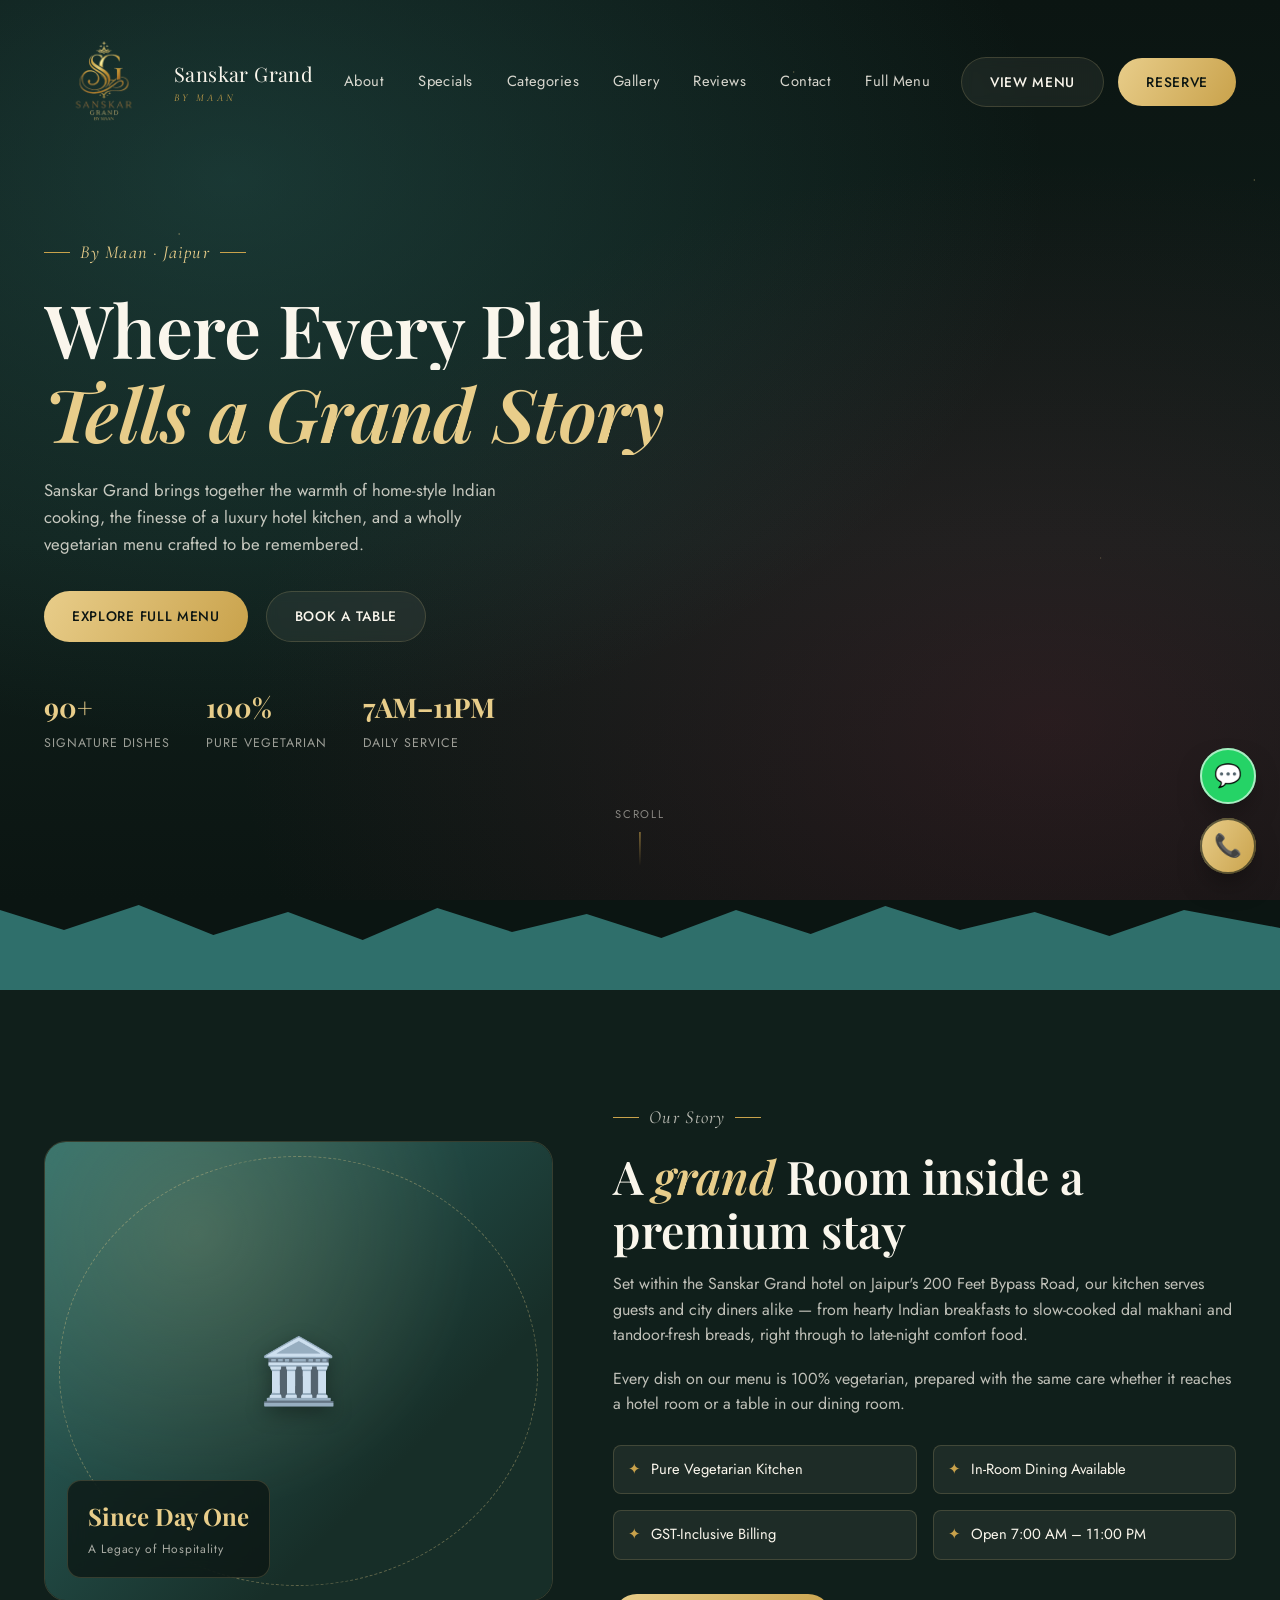
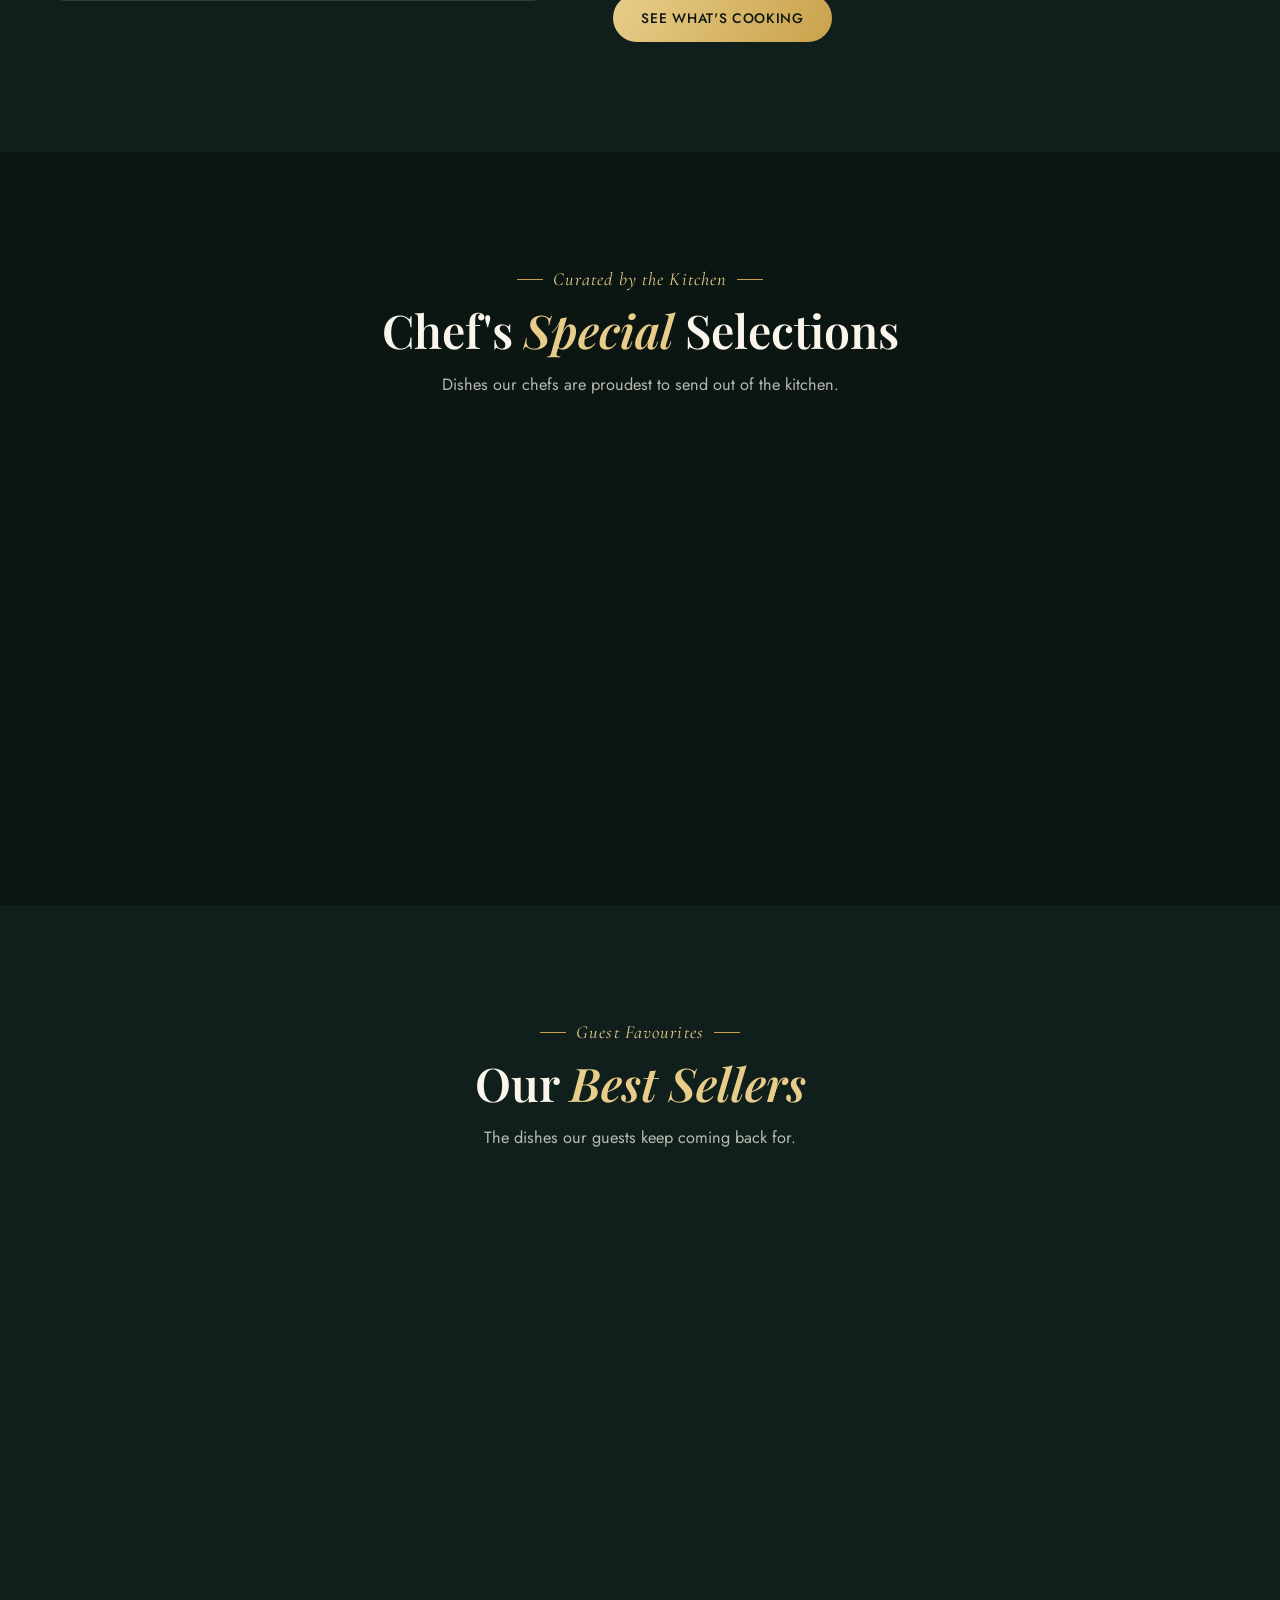
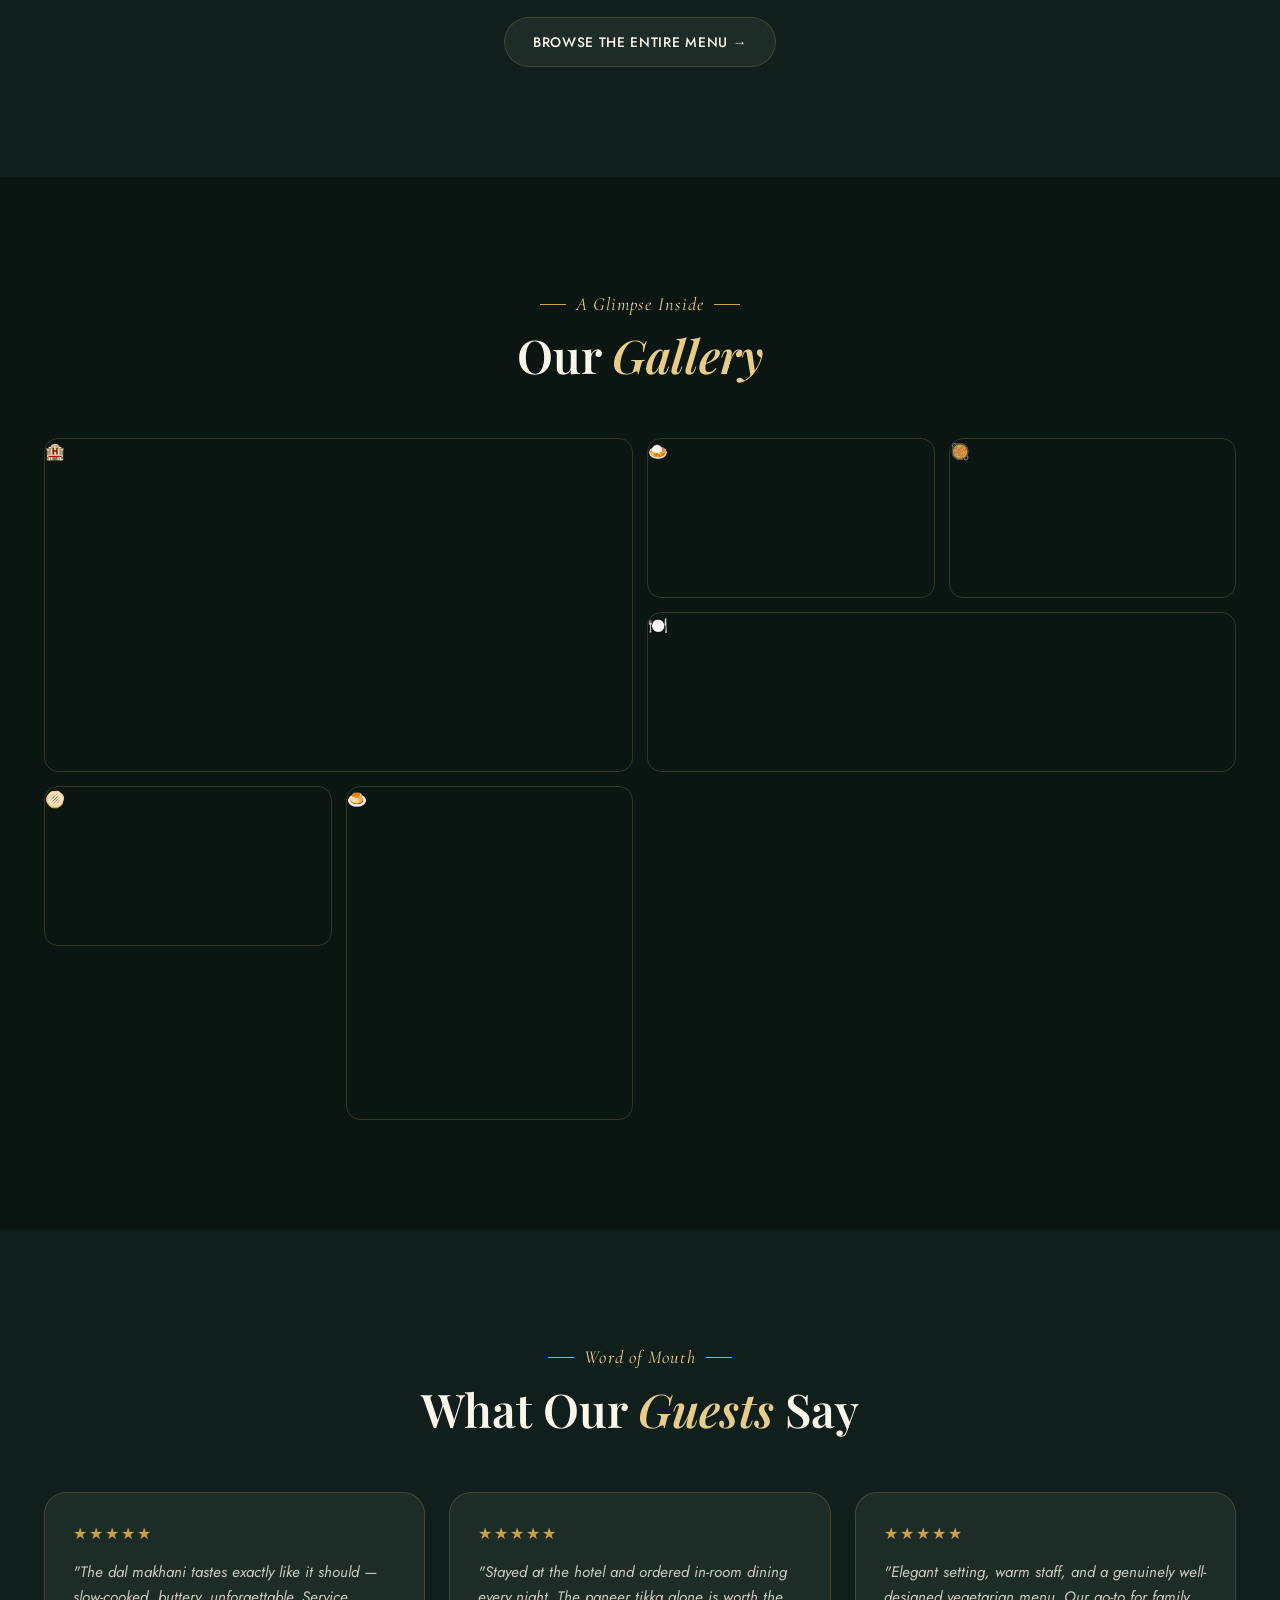
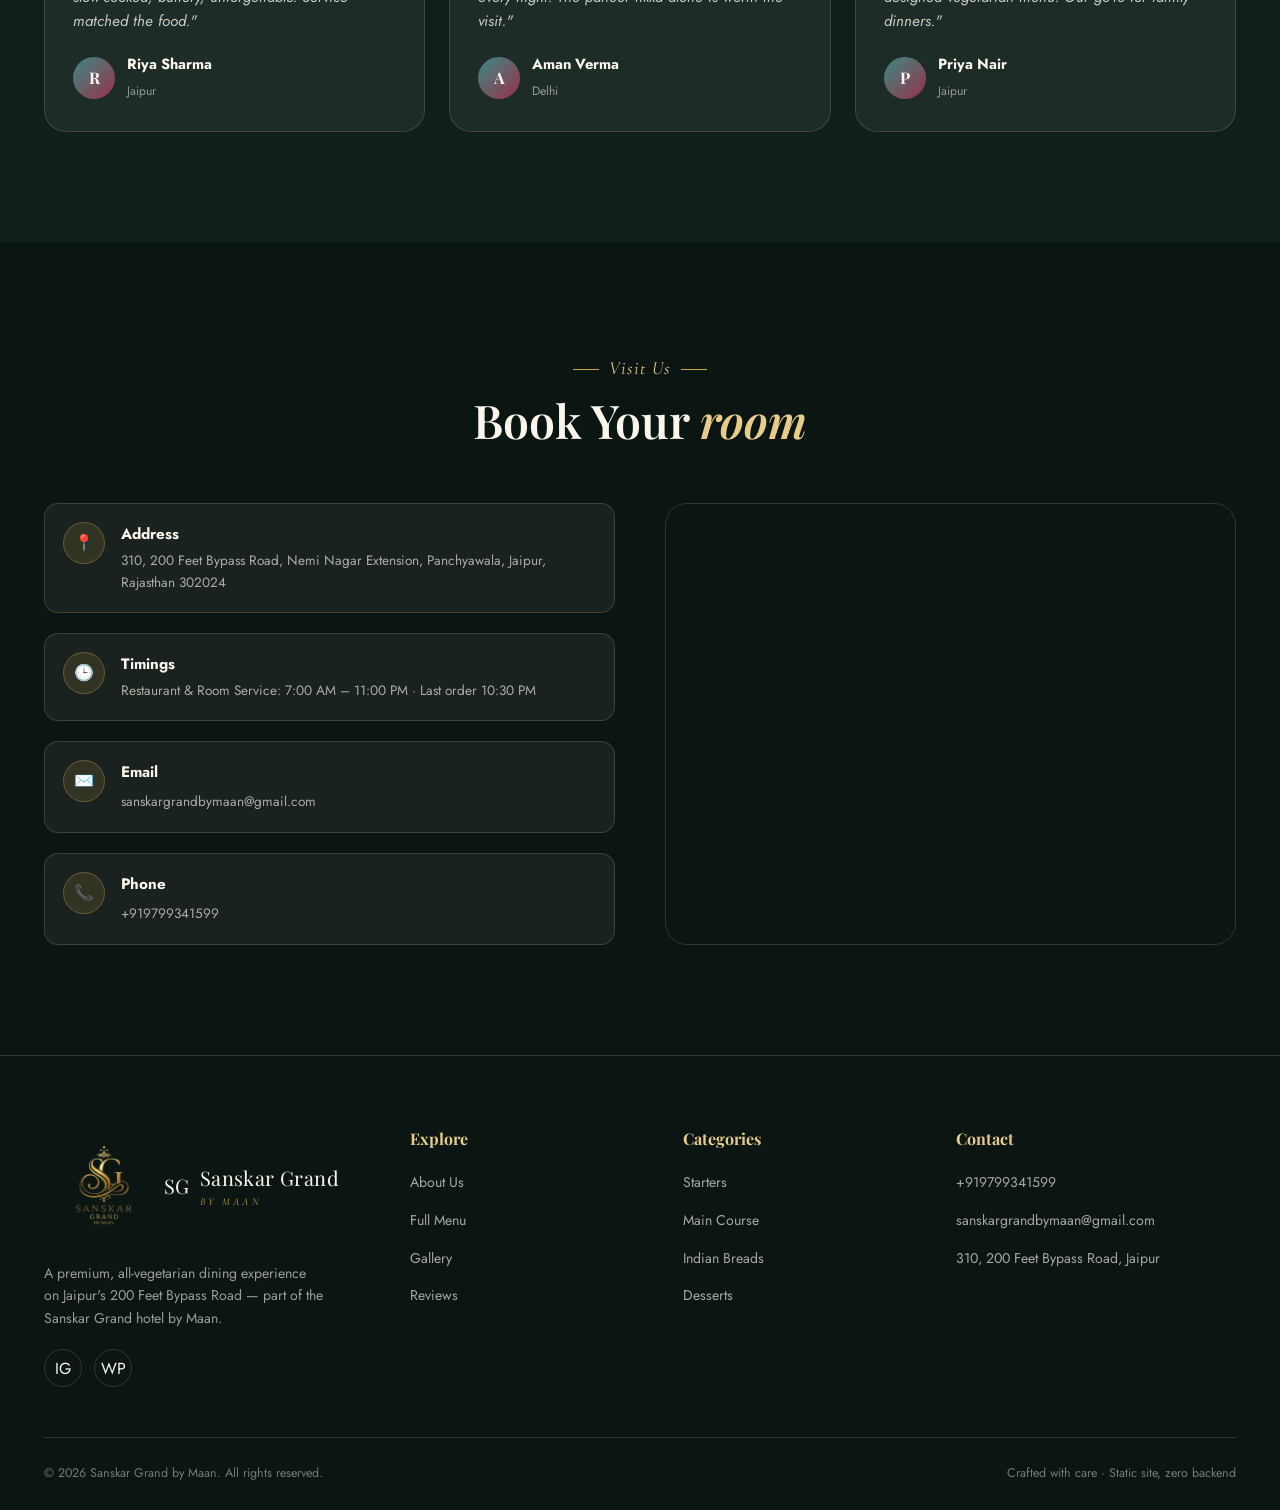
<file: index.html>
<!DOCTYPE html>
<html lang="en">
<head>
<meta charset="UTF-8" />
<meta name="viewport" content="width=device-width, initial-scale=1.0" />
<title>Sanskar Grand by Maan | Luxury Dining & Stay in Jaipur</title>
<meta name="description" content="Sanskar Grand by Maan — a premium dining and stay experience on the 200 Feet Bypass Road, Jaipur. Explore our menu, book a table, and taste refined Indian, Chinese and continental cuisine." />
<meta name="keywords" content="Sanskar Grand, restaurant Jaipur, Maan hotel restaurant, fine dining Jaipur, veg restaurant Panchyawala" />
<meta name="author" content="Sanskar Grand by Maan" />
<link rel="canonical" href="https://sanskargrand.example.com/" />

<!-- Open Graph -->
<meta property="og:type" content="restaurant.menu" />
<meta property="og:title" content="Sanskar Grand by Maan | Luxury Dining in Jaipur" />
<meta property="og:description" content="A refined, all-vegetarian menu served in a premium hotel setting on Jaipur's 200 Feet Bypass Road." />
<meta property="og:image" content="images/hero-hotel.jpg" />

<link rel="icon" href="icons/favicon.svg" type="image/svg+xml" />

<!-- Fonts -->
<link rel="preconnect" href="https://fonts.googleapis.com" />
<link rel="preconnect" href="https://fonts.gstatic.com" crossorigin />
<link href="https://fonts.googleapis.com/css2?family=Playfair+Display:wght@500;600;700;800&family=Cormorant+Garamond:ital@1&family=Jost:wght@300;400;500;600&display=swap" rel="stylesheet" />

<link rel="stylesheet" href="css/style.css" />

<!-- Structured data for SEO -->
<script type="application/ld+json">
{
  "@context": "https://schema.org",
  "@type": "Restaurant",
  "name": "Sanskar Grand by Maan",
  "servesCuisine": ["Indian", "Chinese", "Continental"],
  "address": {
    "@type": "PostalAddress",
    "streetAddress": "310, 200 Feet Bypass Road, Nemi Nagar Extension, Panchyawala",
    "addressLocality": "Jaipur",
    "addressRegion": "Rajasthan",
    "postalCode": "302024",
    "addressCountry": "IN"
  },
  "servesCuisine": "Indian",
  "priceRange": "₹₹",
  "email": "sanskar@thecountryinn.com"
}
</script>
</head>
<body>

<!-- ==================== Loading Screen ==================== -->
<div id="loading-screen" aria-hidden="true">
  <img src="images/logo.png" alt="Sanskar Grand Logo" class="loader-logo">
  <p class="loader-text">Setting the table…</p>
</div>

<!-- ==================== Navbar ==================== -->
<header class="navbar" id="navbar">
  <div class="container nav-inner">
    <a href="index.html" class="brand">
      <span class="brand-mark"><img src="images/logo.png" alt="Sanskar Grand logo" class="brand-logo-img" onerror="this.style.display='none'"><span class="brand-fallback"></span></span>
      <span>Sanskar Grand<em>By Maan</em></span>
    </a>

    <nav class="nav-links" id="nav-links">
      <a href="index.html#about">About</a>
      <a href="index.html#specials">Specials</a>
      <a href="index.html#categories">Categories</a>
      <a href="index.html#gallery">Gallery</a>
      <a href="index.html#reviews">Reviews</a>
      <a href="index.html#contact">Contact</a>
      <a href="menu.html">Full Menu</a>
    </nav>

    <div class="nav-cta">
      <a href="menu.html" class="btn btn-outline">View Menu</a>
      <a href="tel:+919799341599" class="btn btn-gold">Reserve</a>
      <button class="nav-toggle" id="nav-toggle" aria-label="Toggle navigation menu">
        <span></span><span></span><span></span>
      </button>
    </div>
  </div>
</header>

<!-- ==================== Hero ==================== -->
<section class="hero">
  <div class="hero-parallax-layer" aria-hidden="true"></div>
  <div class="container hero-inner">
    <div class="hero-copy">
      <p class="eyebrow">By Maan · Jaipur</p>
      <h1 class="hero-title">
        <span class="line"><span>Where Every Plate</span></span>
        <span class="line"><span>Tells a Grand Story</span></span>
      </h1>
      <p class="hero-desc">
        Sanskar Grand brings together the warmth of home-style Indian cooking, the finesse
        of a luxury hotel kitchen, and a wholly vegetarian menu crafted to be remembered.
      </p>
      <div class="hero-actions">
        <a href="menu.html" class="btn btn-gold">Explore Full Menu</a>
        <a href="#contact" class="btn btn-outline">Book a Table</a>
      </div>
      <div class="hero-stats">
        <div><strong>90+</strong><span>Signature Dishes</span></div>
        <div><strong>100%</strong><span>Pure Vegetarian</span></div>
        <div><strong>7AM–11PM</strong><span>Daily Service</span></div>
      </div>
    </div>

    <div class="hero-visual" aria-hidden="true">
      <div class="hero-card card-back">
        <div class="plate-placeholder" style="aspect-ratio:4/3;border-radius:14px;"><span>🍛</span></div>
        <span class="tag">Rooms</span>
        <h4>super deluxe</h4>
        <p>fully equiped</p>
      </div>
      <div class="hero-card card-front">
        <div class="hotel" style="aspect-ratio:4/3;border-radius:14px;"><span>🍮</span></div>
        <span class="tag">Sanskar Grand</span>
        <h4>hotel Front</h4>
        <p>serve luxury</p>
      </div>
    </div>
  </div>

  <div class="scroll-cue"><span>Scroll</span><span class="stick"></span></div>
</section>

<div class="torn-divider" aria-hidden="true">
  <svg viewBox="0 0 1200 90" preserveAspectRatio="none"><path d="M0,10 L60,30 L130,5 L200,35 L270,12 L340,40 L410,8 L480,32 L550,14 L620,38 L690,10 L760,34 L830,6 L900,30 L970,12 L1040,36 L1110,10 L1200,28 L1200,90 L0,90 Z" fill="#2f6f6b"></path></svg>
</div>

<!-- ==================== About ==================== -->
<section class="about" id="about">
  <div class="container about-grid">
    <div class="about-media reveal">
      <div class="plate-placeholder" style="height:100%;"><span style="font-size:4rem;">🏛️</span></div>
      <div class="badge-float">
        <strong>Since Day One</strong>
        <span>A Legacy of Hospitality</span>
      </div>
    </div>
    <div class="about-copy reveal reveal-delay-1">
      <p class="eyebrow">Our Story</p>
      <h2 class="section-title">A <em>grand</em> Room inside a premium stay</h2>
      <p>
        Set within the Sanskar Grand hotel on Jaipur's 200 Feet Bypass Road, our kitchen
        serves guests and city diners alike — from hearty Indian breakfasts to slow-cooked
        dal makhani and tandoor-fresh breads, right through to late-night comfort food.
      </p>
      <p>
        Every dish on our menu is 100% vegetarian, prepared with the same care whether it
        reaches a hotel room or a table in our dining room.
      </p>
      <ul class="about-list">
        <li>Pure Vegetarian Kitchen</li>
        <li>In-Room Dining Available</li>
        <li>GST-Inclusive Billing</li>
        <li>Open 7:00 AM – 11:00 PM</li>
      </ul>
      <a href="menu.html" class="btn btn-gold">See What's Cooking</a>
    </div>
  </div>
</section>

<!-- ==================== Chef Special ==================== -->
<section class="spotlight" id="specials">
  <div class="container">
    <div class="section-head reveal">
      <p class="eyebrow">Curated by the Kitchen</p>
      <h2 class="section-title">Chef's <em>Special</em> Selections</h2>
      <p class="section-sub" style="margin:0 auto;">Dishes our chefs are proudest to send out of the kitchen.</p>
    </div>
    <div class="spotlight-track" id="chef-special-grid">
      <!-- populated by app.js from data/menu.json -->
    </div>
  </div>
</section>

<!-- ==================== Best Seller ==================== -->
<section class="spotlight" style="background:var(--navy-800);">
  <div class="container">
    <div class="section-head reveal">
      <p class="eyebrow">Guest Favourites</p>
      <h2 class="section-title">Our <em>Best Sellers</em></h2>
      <p class="section-sub" style="margin:0 auto;">The dishes our guests keep coming back for.</p>
    </div>
    <div class="spotlight-track" id="best-seller-grid">
      <!-- populated by app.js -->
    </div>
    <div class="section-cta reveal">
      <a href="menu.html" class="btn btn-outline">Browse the Entire Menu →</a>
    </div>
  </div>
</section>

<!-- ==================== Gallery ==================== -->
<section class="gallery" id="gallery">
  <div class="container">
    <div class="section-head reveal">
      <p class="eyebrow">A Glimpse Inside</p>
      <h2 class="section-title">Our <em>Gallery</em></h2>
    </div>
    <div class="gallery-grid">
      <figure class="reveal"><div class="ourhotel" style="height:100%;"><span>🏨</span></div><figcaption>our hotel at night</figcaption></figure>
      <figure class="reveal reveal-delay-1"><div class="restorant" style="height:100%;"><span>🍛</span></div><figcaption>restorant</figcaption></figure>
      <figure class="reveal reveal-delay-2"><div class="ourteam" style="height:100%;"><span>🥘</span></div><figcaption> Staff</figcaption></figure>
      <figure class="reveal reveal-delay-3"><div class="ourrooms" style="height:100%;"><span>🍽️</span></div><figcaption>The Dining Room</figcaption></figure>
      <figure class="reveal"><div class="banquete" style="height:100%;"><span>🫓</span></div><figcaption>Our banquete</figcaption></figure>
      <figure class="reveal reveal-delay-1"><div class="chef" style="height:100%;"><span>🍮</span></div><figcaption>Trenned chef</figcaption></figure>
    </div>
  </div>
</section>

<!-- ==================== Reviews ==================== -->
<section class="reviews" id="reviews">
  <div class="container">
    <div class="section-head reveal">
      <p class="eyebrow">Word of Mouth</p>
      <h2 class="section-title">What Our <em>Guests</em> Say</h2>
    </div>
    <div class="review-track">
      <div class="review-card reveal">
        <div class="stars">★★★★★</div>
        <p>"The dal makhani tastes exactly like it should — slow-cooked, buttery, unforgettable. Service matched the food."</p>
        <div class="review-person">
          <div class="review-avatar">R</div>
          <div><strong>Riya Sharma</strong><span>Jaipur</span></div>
        </div>
      </div>
      <div class="review-card reveal reveal-delay-1">
        <div class="stars">★★★★★</div>
        <p>"Stayed at the hotel and ordered in-room dining every night. The paneer tikka alone is worth the visit."</p>
        <div class="review-person">
          <div class="review-avatar">A</div>
          <div><strong>Aman Verma</strong><span>Delhi</span></div>
        </div>
      </div>
      <div class="review-card reveal reveal-delay-2">
        <div class="stars">★★★★★</div>
        <p>"Elegant setting, warm staff, and a genuinely well-designed vegetarian menu. Our go-to for family dinners."</p>
        <div class="review-person">
          <div class="review-avatar">P</div>
          <div><strong>Priya Nair</strong><span>Jaipur</span></div>
        </div>
      </div>
    </div>
  </div>
</section>

<!-- ==================== Contact ==================== -->
<section class="contact" id="contact">
  <div class="container">
    <div class="section-head reveal">
      <p class="eyebrow">Visit Us</p>
      <h2 class="section-title">Book Your <em>room</em></h2>
    </div>
    <div class="contact-grid">
      <div class="contact-info reveal">
        <div class="info-row">
          <div class="icon-badge">📍</div>
          <div><h5>Address</h5><p>310, 200 Feet Bypass Road, Nemi Nagar Extension, Panchyawala, Jaipur, Rajasthan 302024</p></div>
        </div>
        <div class="info-row">
          <div class="icon-badge">🕒</div>
          <div><h5>Timings</h5><p>Restaurant & Room Service: 7:00 AM – 11:00 PM · Last order 10:30 PM</p></div>
        </div>
        <div class="info-row">
          <div class="icon-badge">✉️</div>
          <div><h5>Email</h5><a href="mailto:sanskargrandbymaan@gmail.com">sanskargrandbymaan@gmail.com</a></div>
        </div>
        <div class="info-row">
          <div class="icon-badge">📞</div>
          <div><h5>Phone</h5><a href="tel:+919799341599">+919799341599</a></div>
        </div>
      </div>
      <div class="map-wrap reveal reveal-delay-1">
        <iframe
          title="Sanskar Grand location map"
          src="https://www.google.com/maps?q=sanskar+grand+by+maan+Panchyawala,+Jaipur,+Rajasthan+302024&output=embed"
          loading="lazy"
          referrerpolicy="no-referrer-when-downgrade">
        </iframe>
      </div>
    </div>
  </div>
</section>

<!-- ==================== Footer ==================== -->
<footer class="site-footer">
  <div class="container">
    <div class="footer-grid">
      <div class="footer-brand">
        <a href="index.html" class="brand"><span class="brand-mark"><img src="images/logo.png" alt="Sanskar Grand logo" class="brand-logo-img" onerror="this.style.display='none'"><span class="brand-fallback">SG</span></span><span>Sanskar Grand<em>By Maan</em></span></a>
        <p>A premium, all-vegetarian dining experience on Jaipur's 200 Feet Bypass Road — part of the Sanskar Grand hotel by Maan.</p>
        <div class="footer-social">
          <a href="https://www.instagram.com/sanskar_grand?igsh=NGhwZ3Ricm1xeHpr" aria-label="Instagram">IG</a>
          <a href="https://wa.me/919799341599" aria-label="WhatsApp">WP</a>
        </div>
      </div>
      <div class="footer-col">
        <h6>Explore</h6>
        <ul>
          <li><a href="index.html#about">About Us</a></li>
          <li><a href="menu.html">Full Menu</a></li>
          <li><a href="index.html#gallery">Gallery</a></li>
          <li><a href="index.html#reviews">Reviews</a></li>
        </ul>
      </div>
      <div class="footer-col">
        <h6>Categories</h6>
        <ul>
          <li><a href="menu.html?category=starters">Starters</a></li>
          <li><a href="menu.html?category=main-course">Main Course</a></li>
          <li><a href="menu.html?category=breads">Indian Breads</a></li>
          <li><a href="menu.html?category=desserts">Desserts</a></li>
        </ul>
      </div>
      <div class="footer-col">
        <h6>Contact</h6>
        <ul>
          <li><a href="tel:+919799341599">+919799341599</a></li>
          <li><a href="mailto:sanskargrandbymaan@gmail.com">sanskargrandbymaan@gmail.com</a></li>
          <li><a href="#contact">310, 200 Feet Bypass Road, Jaipur</a></li>
        </ul>
      </div>
    </div>
    <div class="footer-bottom">
      <span>© <span id="year"></span> Sanskar Grand by Maan. All rights reserved.</span>
      <span>Crafted with care · Static site, zero backend</span>
    </div>
  </div>
</footer>

<!-- ==================== Floating Actions ==================== -->
<div class="floating-actions">
  <a class="fab fab-whatsapp" href="https://wa.me/919799341599" target="_blank" rel="noopener" aria-label="Chat on WhatsApp">💬</a>
  <a class="fab fab-call" href="tel:+919799341599" aria-label="Call the restaurant">📞</a>
</div>

<script src="js/storage.js"></script>
<script src="js/app.js"></script>
</body>
</html>
</file>
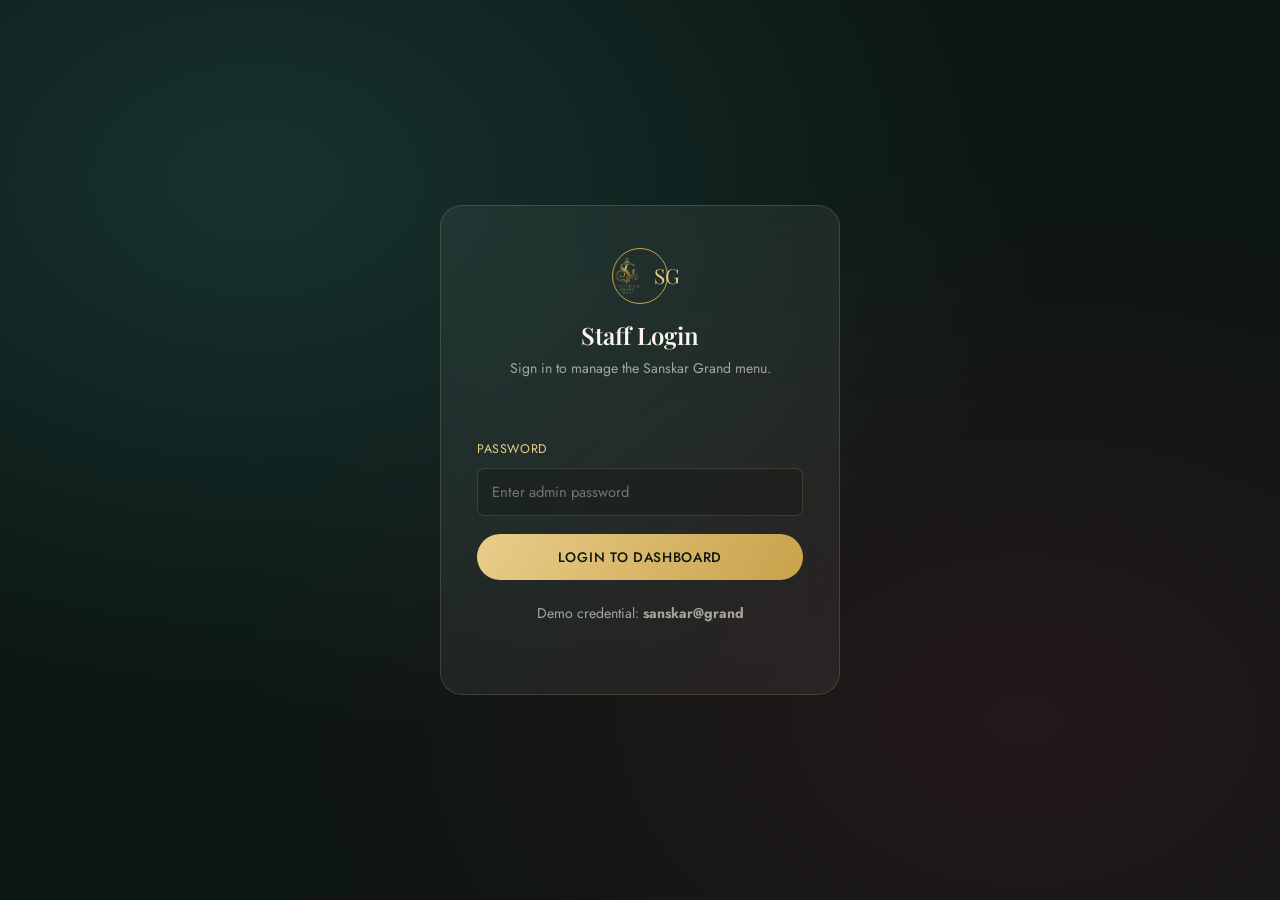
<file: admin.html>
<!DOCTYPE html>
<html lang="en">
<head>
<meta charset="UTF-8" />
<meta name="viewport" content="width=device-width, initial-scale=1.0" />
<title>Admin Panel | Sanskar Grand</title>
<meta name="robots" content="noindex, nofollow" />
<link rel="icon" href="icons/favicon.svg" type="image/svg+xml" />

<link rel="preconnect" href="https://fonts.googleapis.com" />
<link rel="preconnect" href="https://fonts.gstatic.com" crossorigin />
<link href="https://fonts.googleapis.com/css2?family=Playfair+Display:wght@500;600;700;800&family=Jost:wght@300;400;500;600&display=swap" rel="stylesheet" />

<link rel="stylesheet" href="css/style.css" />
<link rel="stylesheet" href="css/admin.css" />
</head>
<body class="admin-body">

<!-- ==================== Login Screen ==================== -->
<div class="login-screen" id="login-screen">
  <div class="login-card">
    <div class="brand-mark"><img src="images/logo.png" alt="Sanskar Grand logo" class="brand-logo-img" onerror="this.style.display='none'"><span class="brand-fallback">SG</span></div>
    <h1>Staff Login</h1>
    <p>Sign in to manage the Sanskar Grand menu.</p>
    <form id="login-form">
      <div class="login-error" id="login-error"></div>
      <div class="field" style="text-align:left;">
        <label for="password-input">Password</label>
        <input type="password" id="password-input" placeholder="Enter admin password" required autocomplete="current-password" />
      </div>
      <button type="submit" class="btn btn-gold btn-block">Login to Dashboard</button>
    </form>
    <p class="login-hint">Demo credential: <strong>sanskar@grand</strong></p>
  </div>
</div>

<!-- ==================== Admin Shell ==================== -->
<div class="admin-shell" id="admin-shell" style="display:none;">

  <aside class="admin-sidebar">
    <a href="index.html" class="brand">
      <span class="brand-mark"><img src="images/logo.png" alt="Sanskar Grand logo" class="brand-logo-img" onerror="this.style.display='none'"><span class="brand-fallback">SG</span></span>
      <span>Sanskar Grand<em>Admin</em></span>
    </a>

    <nav class="side-nav">
      <button class="active" data-panel="dashboard">📊 Dashboard</button>
      <button data-panel="items">🍽️ Menu Items</button>
      <button data-panel="categories">🗂️ Categories</button>
      <button data-panel="data">💾 Import / Export</button>
    </nav>

    <div class="sidebar-footer">
      <a href="menu.html" target="_blank" class="btn btn-outline btn-block" style="margin-bottom:10px;">Preview Site ↗</a>
      <button id="logout-btn" class="btn btn-outline btn-block">Log Out</button>
    </div>
  </aside>

  <main class="admin-main">

    <!-- ---------------- Dashboard Panel ---------------- -->
    <section class="admin-panel active" id="panel-dashboard">
      <div class="admin-topbar">
        <div>
          <h2>Dashboard</h2>
          <p>A quick snapshot of the live Sanskar Grand menu.</p>
        </div>
      </div>
      <div class="stat-row">
        <div class="stat-card"><span>Total Dishes</span><strong id="stat-total">0</strong></div>
        <div class="stat-card"><span>Currently Available</span><strong id="stat-available">0</strong></div>
        <div class="stat-card"><span>Best Sellers</span><strong id="stat-bestseller">0</strong></div>
        <div class="stat-card"><span>Chef Specials</span><strong id="stat-special">0</strong></div>
      </div>
      <div class="panel-card">
        <h3>Getting Started</h3>
        <p style="color:rgba(250,246,236,0.65); font-size:0.9rem; line-height:1.8;">
          Use <strong>Menu Items</strong> to add, edit or remove dishes, change prices, mark items as
          Best Seller or Chef Special, and toggle availability. Use <strong>Categories</strong> to rename
          or add new sections. When you're happy with your changes, open <strong>Import / Export</strong>
          to download an updated <code>menu.json</code> and commit it to your GitHub repository — that's
          what keeps the change permanent for every visitor, since localStorage only lives in this browser.
        </p>
      </div>
    </section>

    <!-- ---------------- Menu Items Panel ---------------- -->
    <section class="admin-panel" id="panel-items">
      <div class="admin-topbar">
        <div>
          <h2>Menu Items</h2>
          <p>Add, edit, delete and manage every dish on the menu.</p>
        </div>
        <div class="topbar-actions">
          <input type="search" id="admin-search" placeholder="Search items…" class="field" style="padding:11px 16px; border-radius:999px; border:1px solid var(--border-glass); background:var(--surface-glass); color:var(--cream-100); min-width:200px;" />
          <button class="btn btn-gold" id="add-item-btn">+ Add Item</button>
        </div>
      </div>

      <div class="panel-card admin-table-wrap">
        <table class="admin-table">
          <thead>
            <tr>
              <th>Photo</th>
              <th>Name</th>
              <th>Category</th>
              <th>Price</th>
              <th>Available</th>
              <th>Tags</th>
              <th>Actions</th>
            </tr>
          </thead>
          <tbody id="items-table-body"></tbody>
        </table>
      </div>
    </section>

    <!-- ---------------- Categories Panel ---------------- -->
    <section class="admin-panel" id="panel-categories">
      <div class="admin-topbar">
        <div>
          <h2>Categories</h2>
          <p>Rename existing sections or add a brand new one.</p>
        </div>
        <div class="topbar-actions">
          <button class="btn btn-gold" id="add-category-btn">+ Add Category</button>
        </div>
      </div>
      <div class="panel-card">
        <div class="category-list" id="category-list"></div>
      </div>
    </section>

    <!-- ---------------- Data Tools Panel ---------------- -->
    <section class="admin-panel" id="panel-data">
      <div class="admin-topbar">
        <div>
          <h2>Import / Export</h2>
          <p>Back up, restore, preview or reset the menu.</p>
        </div>
      </div>
      <div class="tools-grid">
        <div class="tool-card">
          <h4>Preview Changes</h4>
          <p>Open the live menu page in a new tab to see exactly what guests will see.</p>
          <button class="btn btn-outline" id="preview-btn">Open Menu Preview ↗</button>
        </div>
        <div class="tool-card">
          <h4>Export JSON</h4>
          <p>Download the current menu as <code>menu.json</code> — commit this file to GitHub Pages to publish.</p>
          <button class="btn btn-gold" id="export-btn">Download menu.json</button>
        </div>
        <div class="tool-card">
          <h4>Import JSON</h4>
          <p>Restore or replace the working menu from a previously exported JSON file.</p>
          <label class="btn btn-outline" style="cursor:pointer;">
            Choose File
            <input type="file" id="import-input" accept="application/json" style="display:none;" />
          </label>
        </div>
        <div class="tool-card">
          <h4>Reset Menu</h4>
          <p>Discard all local changes and reload the original <code>data/menu.json</code>.</p>
          <button class="btn btn-outline" id="reset-btn" style="border-color:#c0392b; color:#f2a9a9;">Reset to Defaults</button>
        </div>
      </div>
    </section>

  </main>
</div>

<!-- ==================== Add / Edit Item Modal ==================== -->
<div class="modal-overlay" id="item-modal">
  <div class="modal-card">
    <div class="modal-head">
      <h3 id="modal-title">Add Menu Item</h3>
      <button class="modal-close" id="modal-close-btn" aria-label="Close">✕</button>
    </div>
    <form id="item-form">
      <div class="field">
        <label for="item-name">Dish Name</label>
        <input type="text" id="item-name" required placeholder="e.g. Butter Paneer Masala" />
      </div>
      <div class="field-row">
        <div class="field">
          <label for="item-category">Category</label>
          <select id="item-category" required></select>
        </div>
        <div class="field">
          <label for="item-price">Price (₹)</label>
          <input type="number" id="item-price" min="0" required placeholder="e.g. 280" />
        </div>
      </div>
      <div class="field">
        <label for="item-description">Description</label>
        <textarea id="item-description" placeholder="A short, appetising description…"></textarea>
      </div>
      <div class="field">
        <label>Food Photo</label>
        <div class="image-drop" id="image-drop">
          <p>Click or drop an image here</p>
        </div>
        <input type="file" id="image-input" accept="image/*" style="display:none;" />
        <small>Optional — leave empty to use the automatic category icon instead.</small>
      </div>
      <div class="checkbox-row">
        <label><input type="checkbox" id="item-veg" /> Vegetarian</label>
        <label><input type="checkbox" id="item-available" /> Available</label>
        <label><input type="checkbox" id="item-bestseller" /> Best Seller</label>
        <label><input type="checkbox" id="item-chefspecial" /> Chef Special</label>
      </div>
      <div class="modal-actions">
        <button type="button" class="btn btn-outline" id="modal-cancel-btn">Cancel</button>
        <button type="submit" class="btn btn-gold">Save Item</button>
      </div>
    </form>
  </div>
</div>

<div class="toast" id="toast"></div>

<script src="js/storage.js"></script>
<script src="js/admin.js"></script>
</body>
</html>
</file>
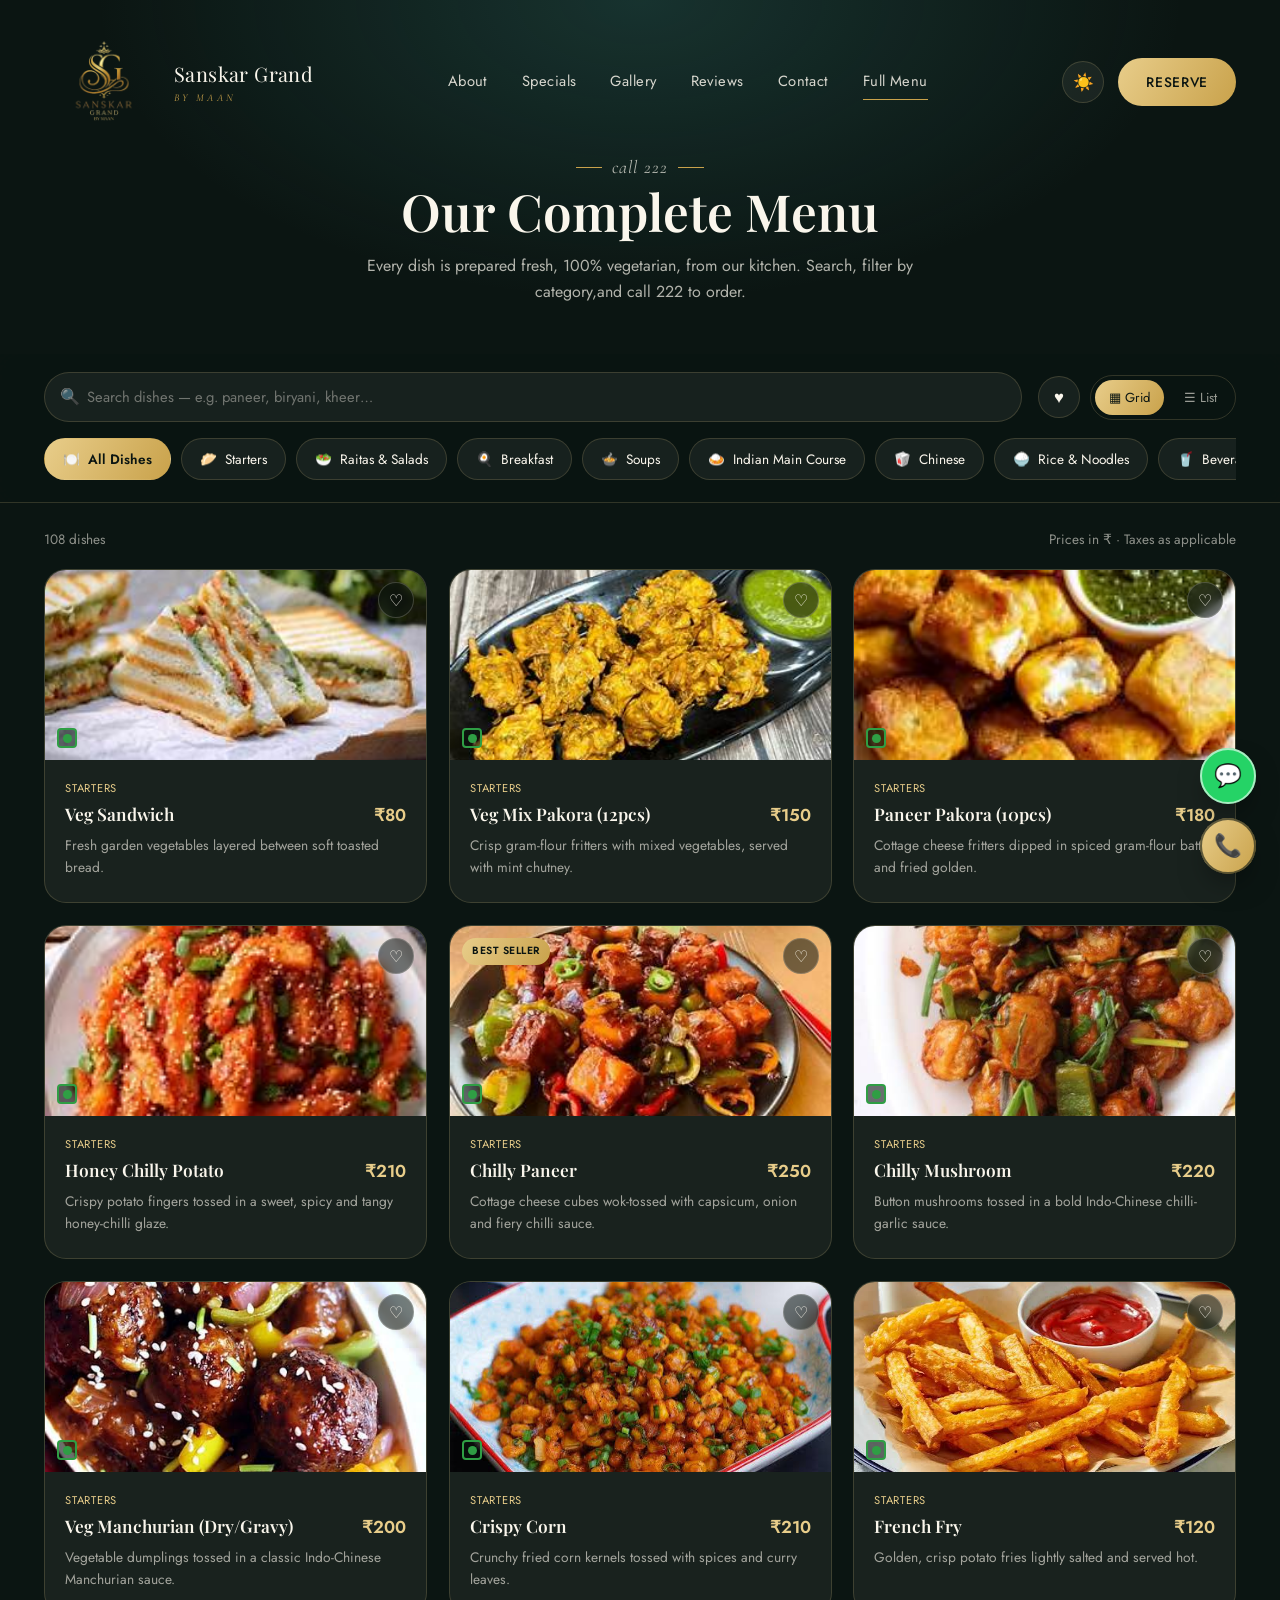
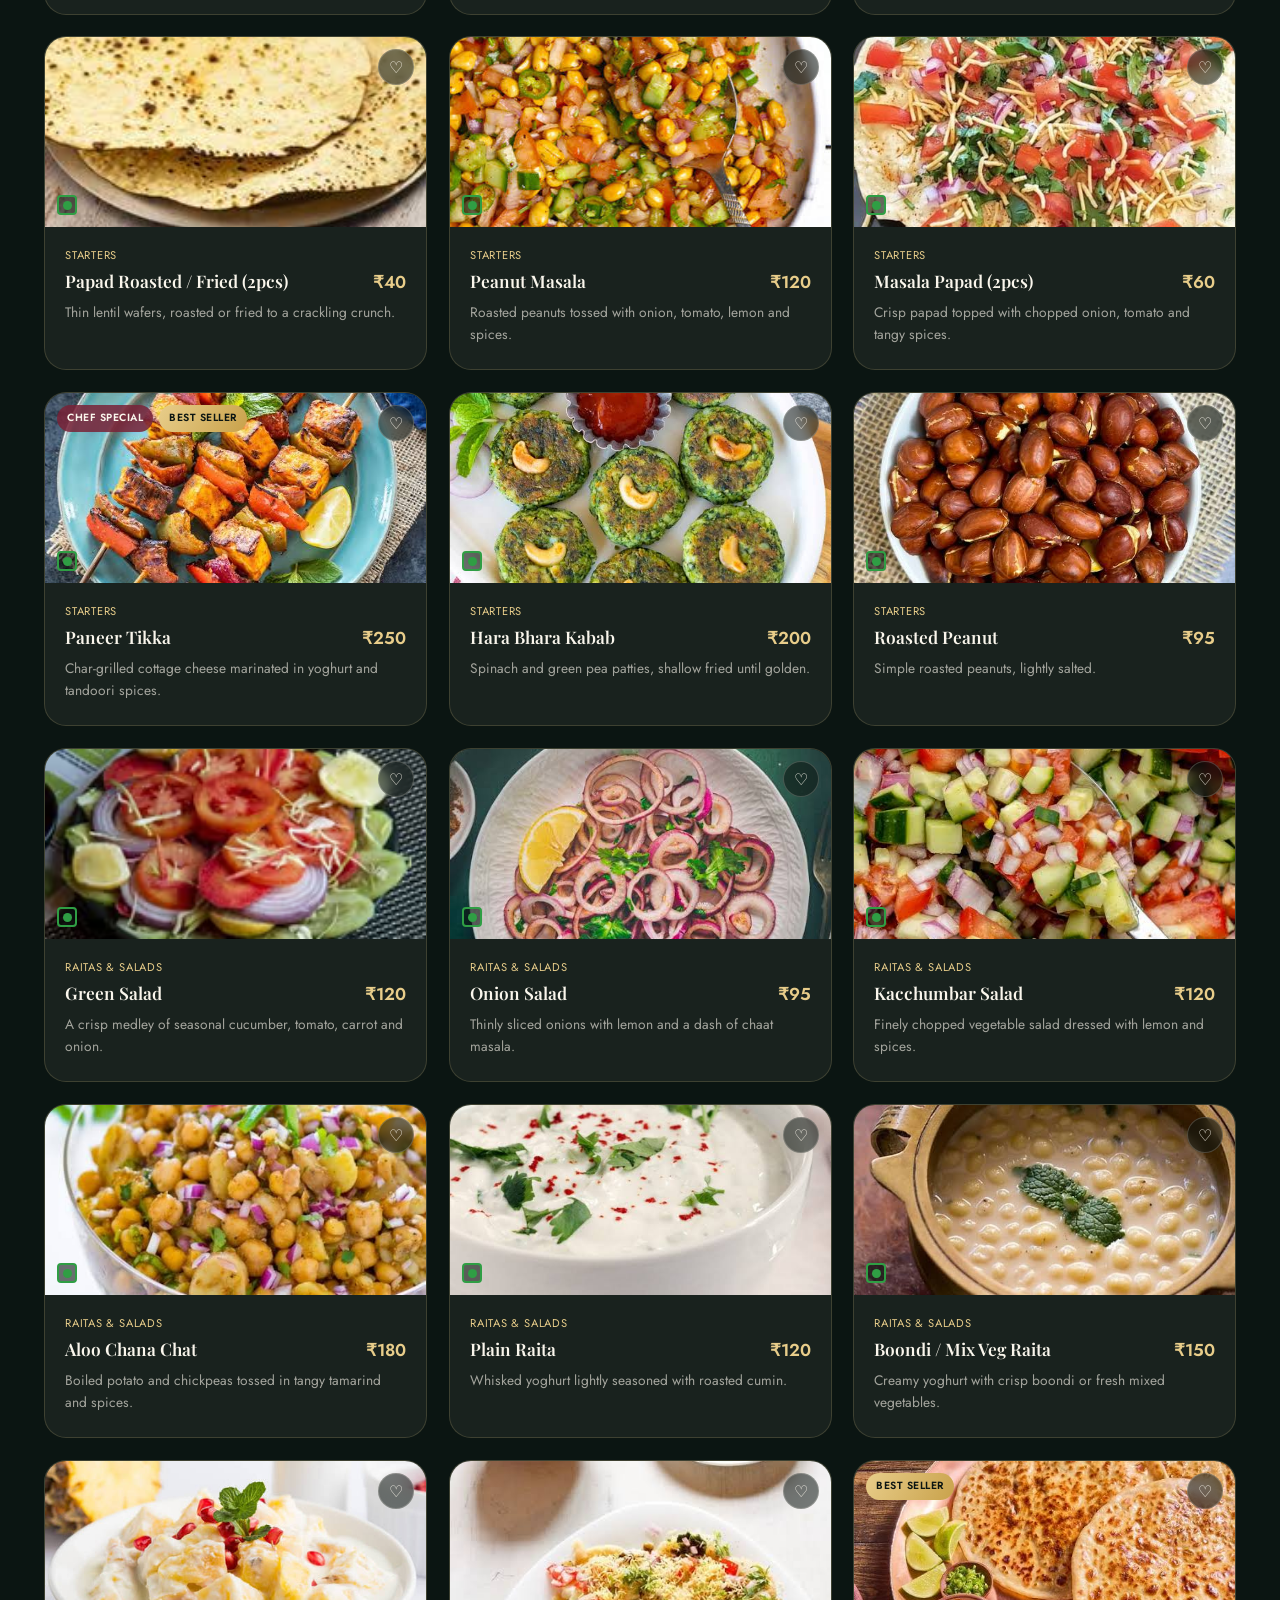
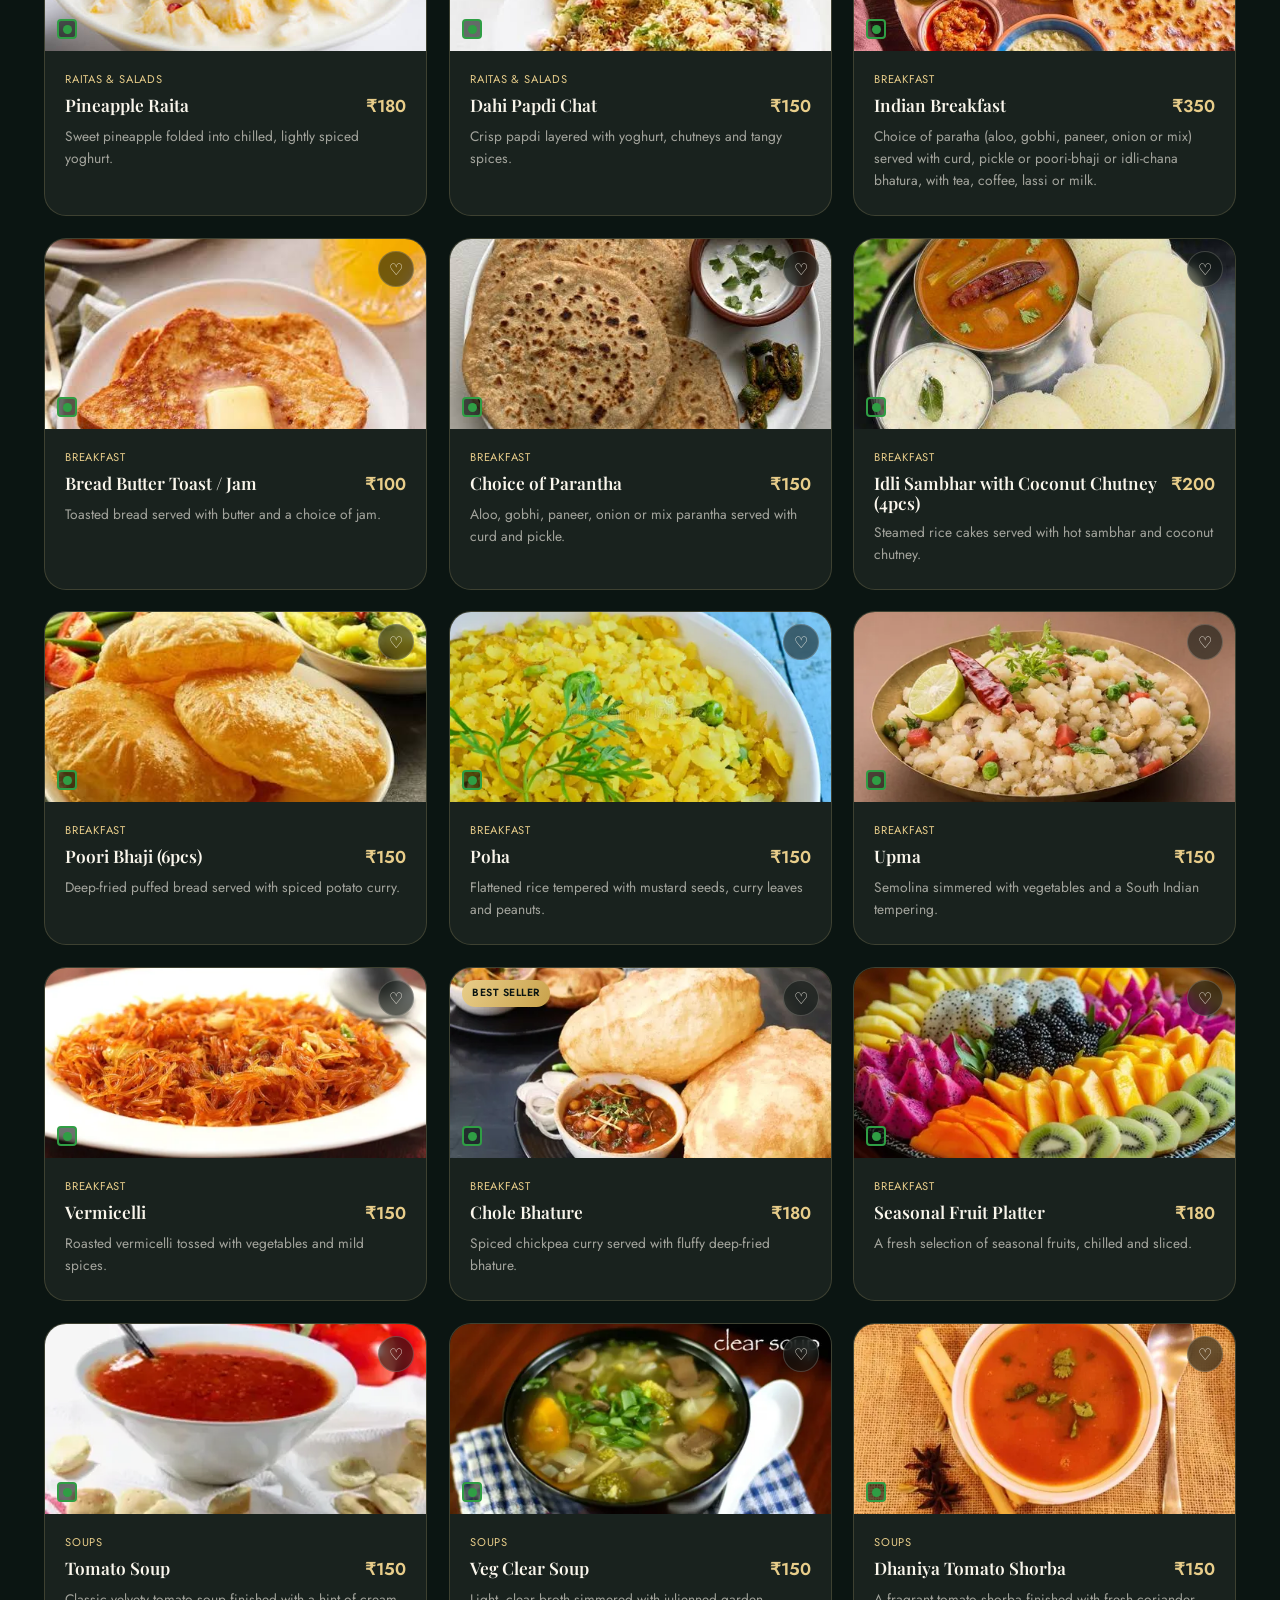
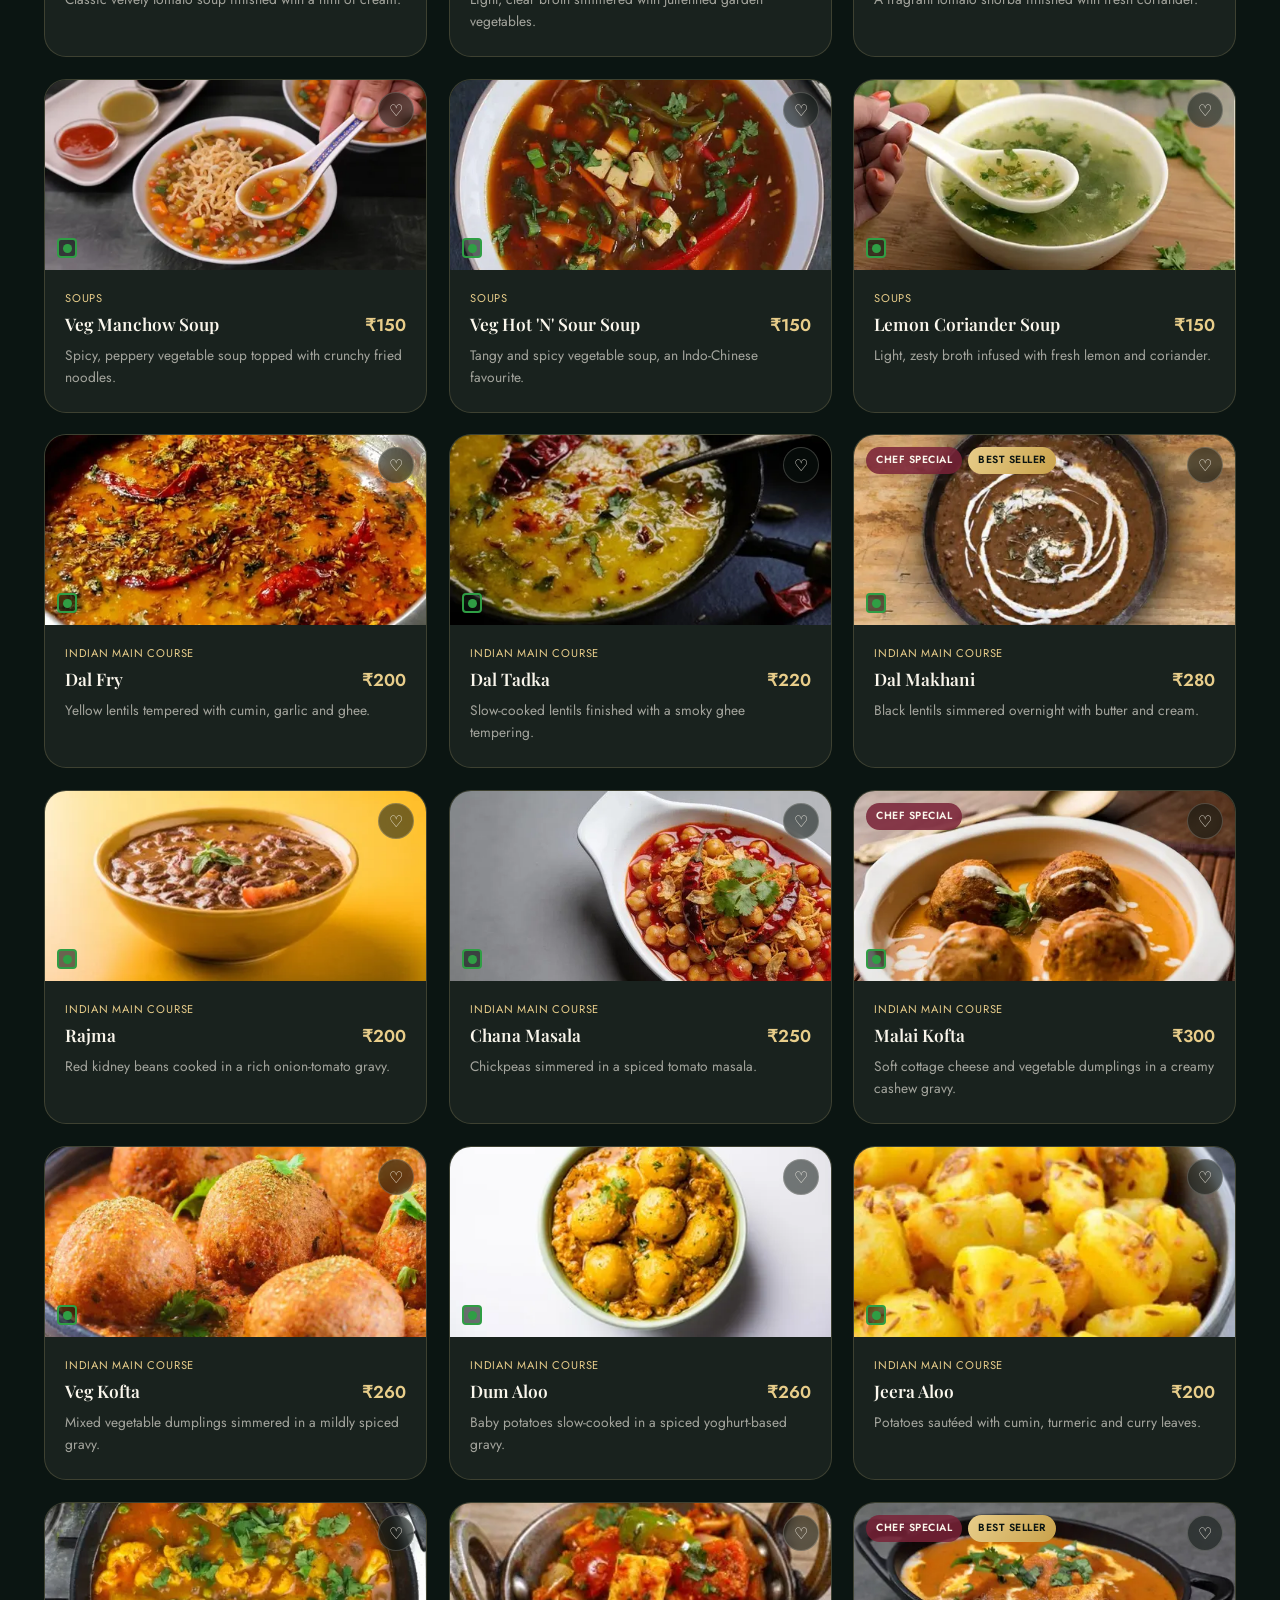
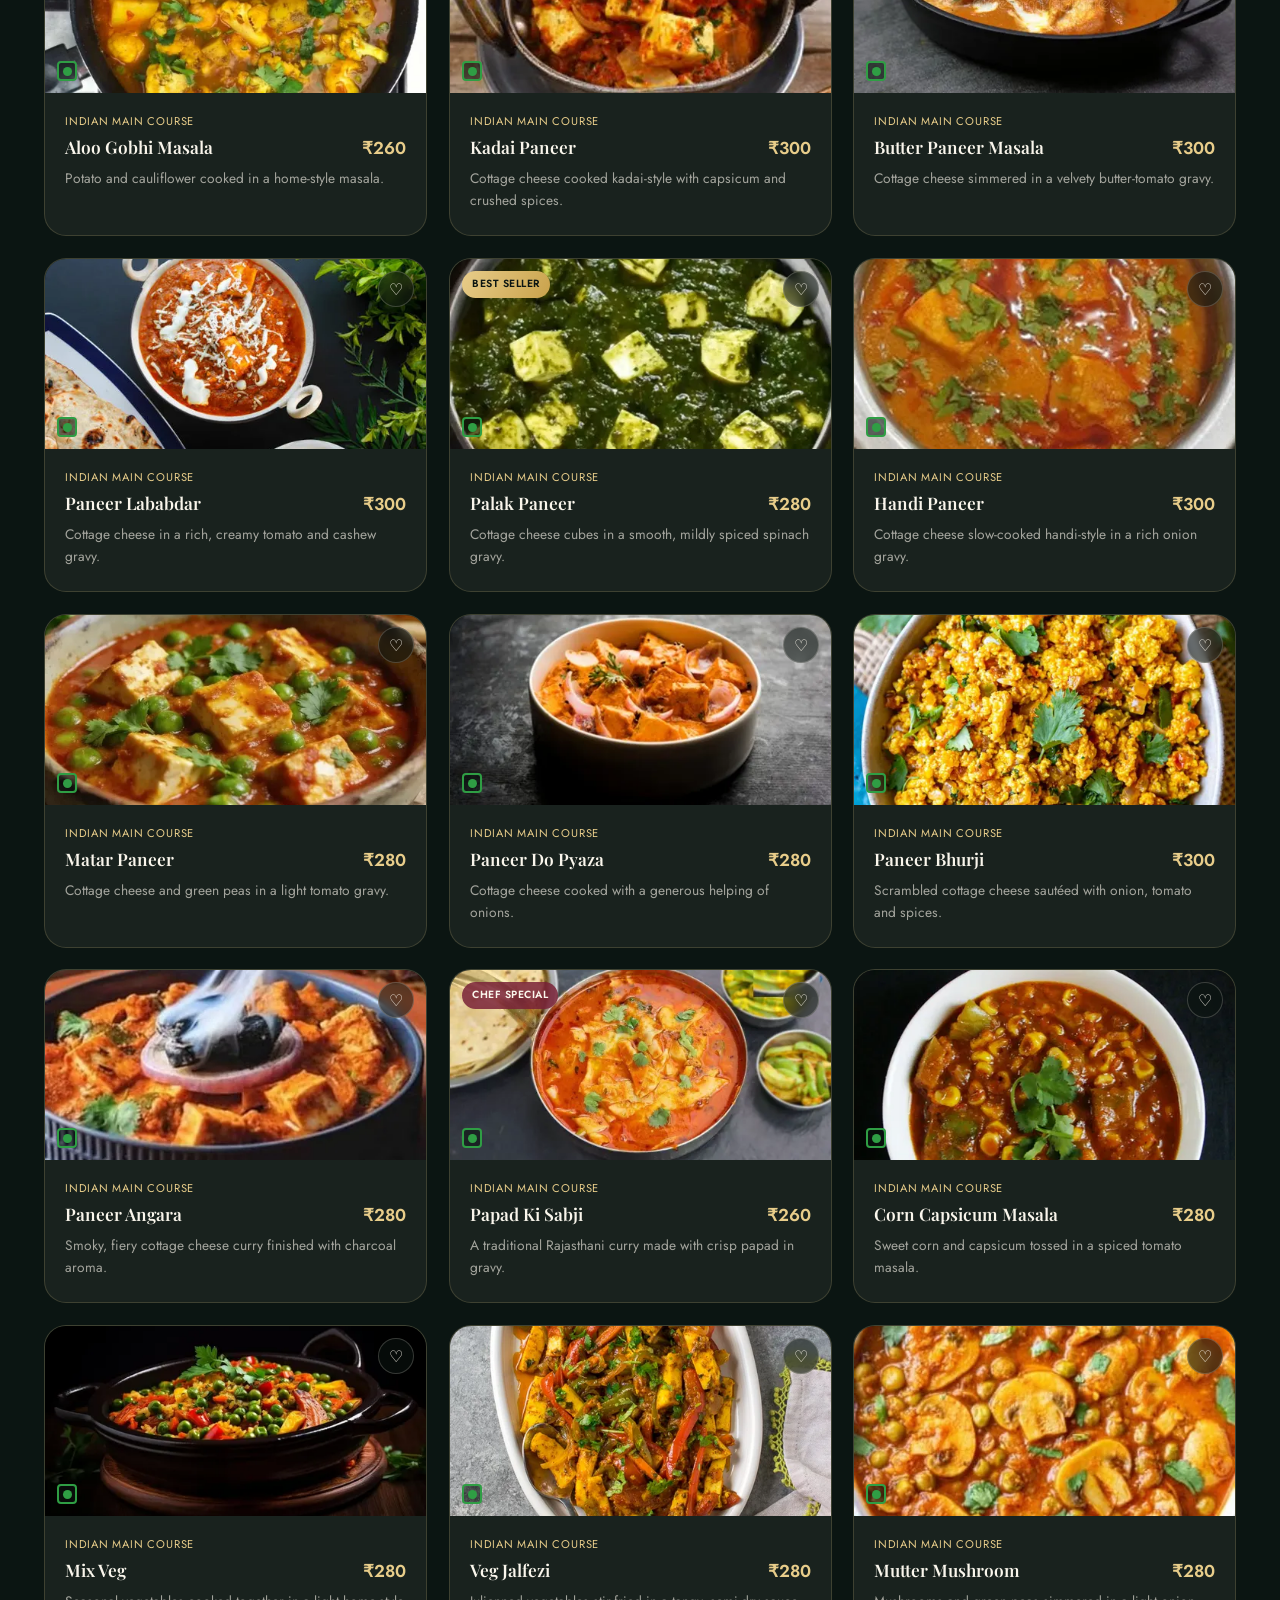
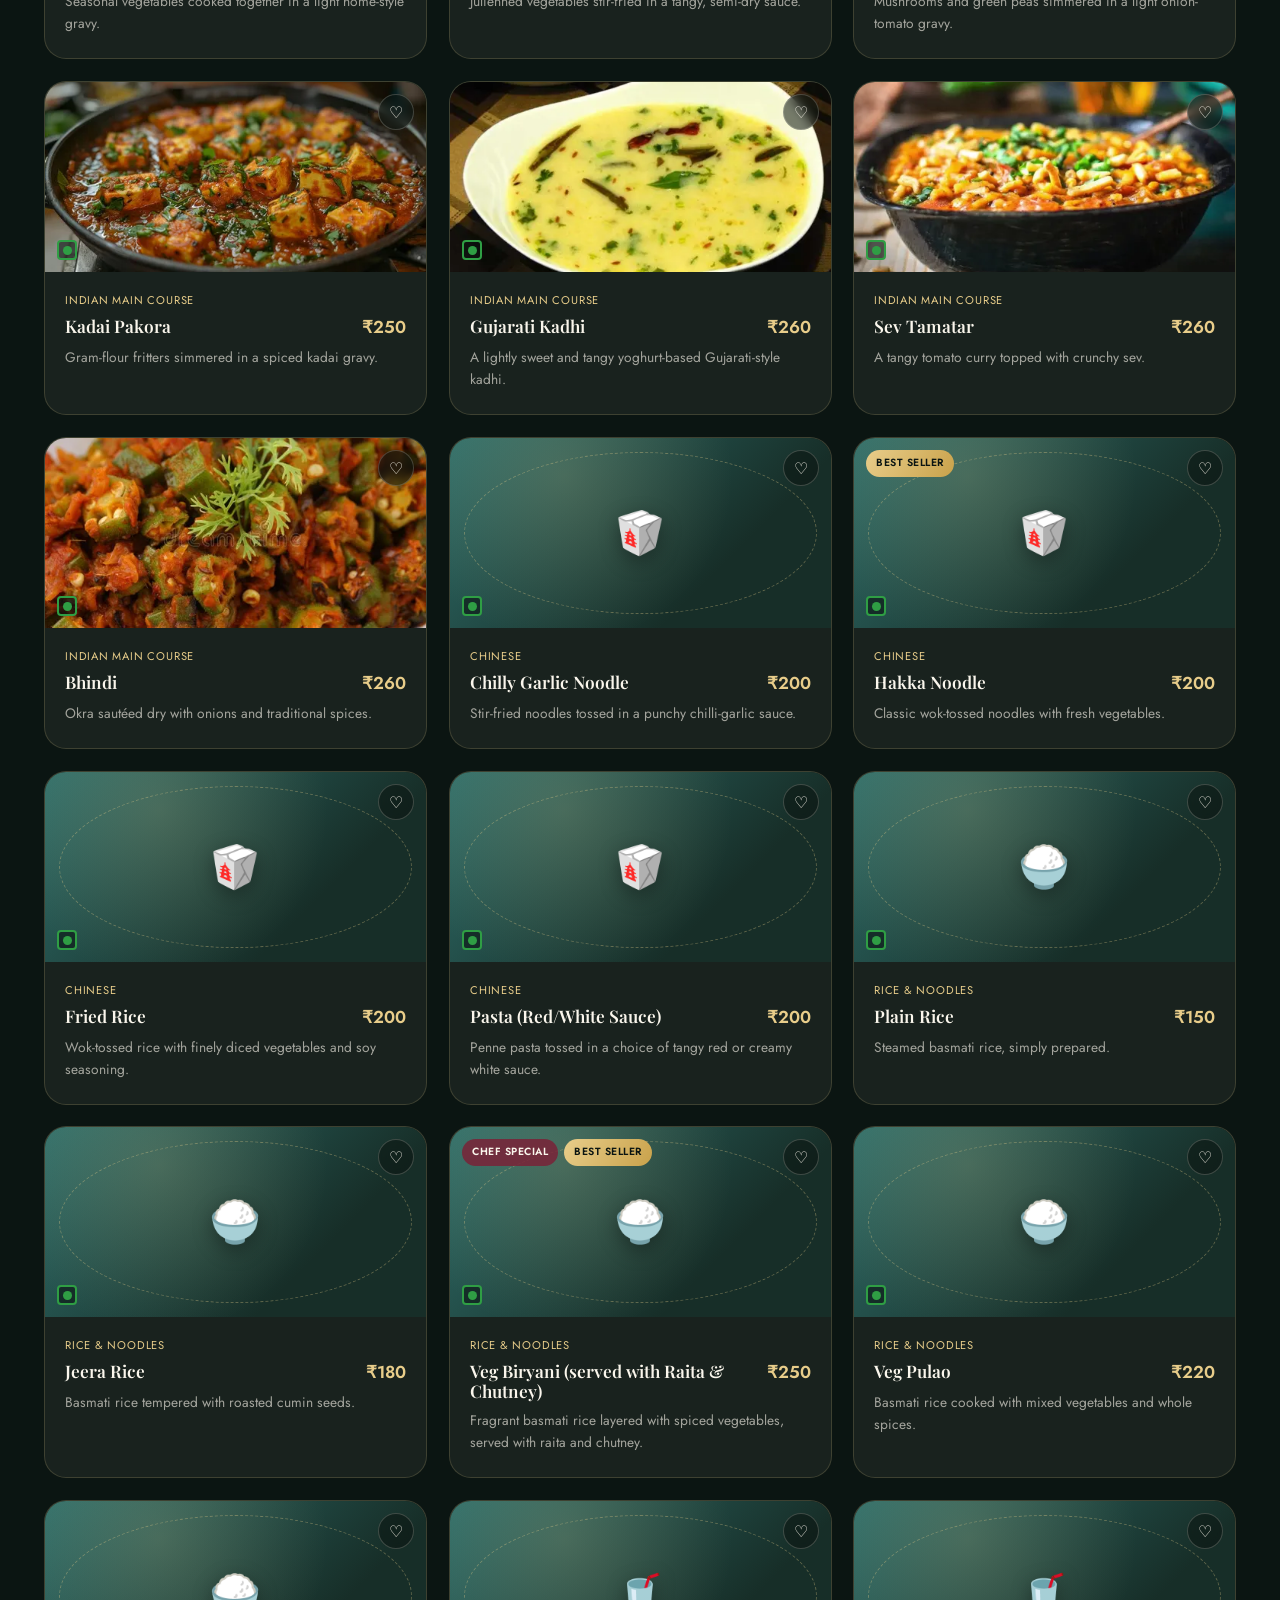
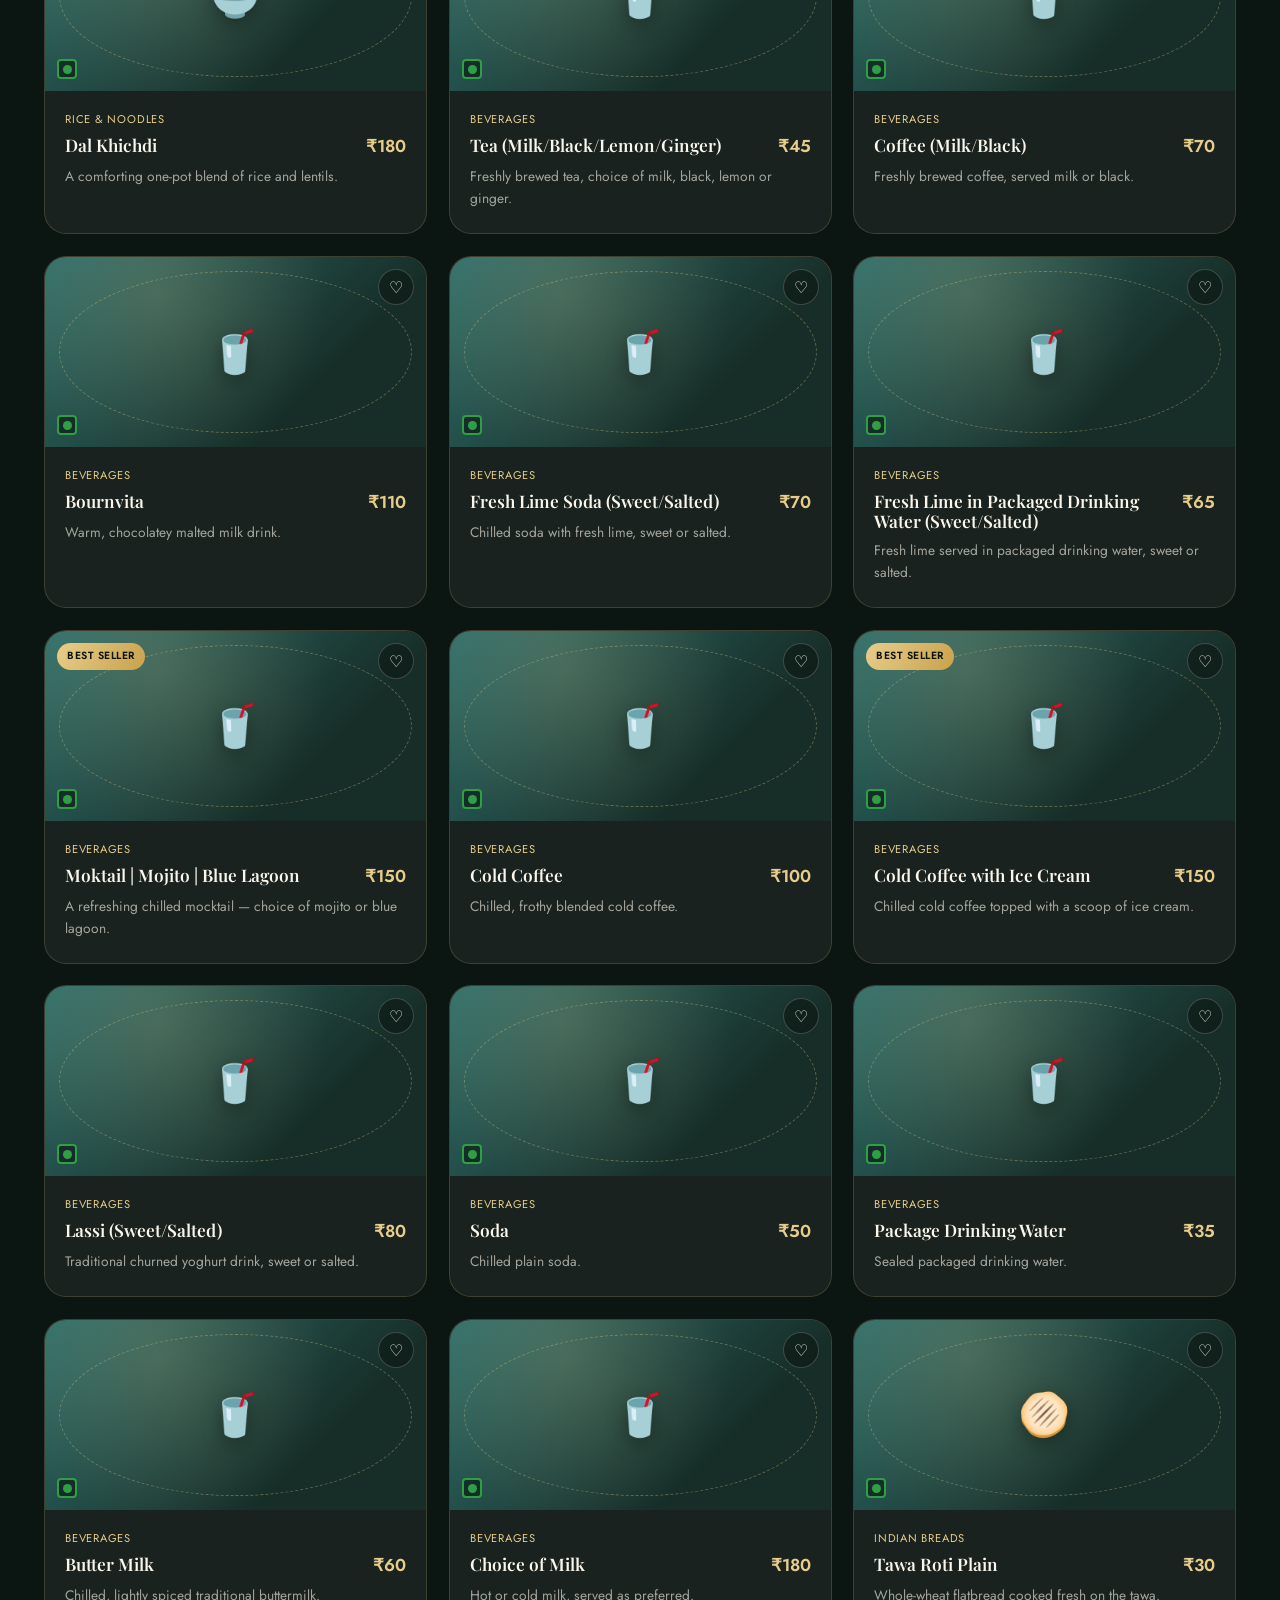
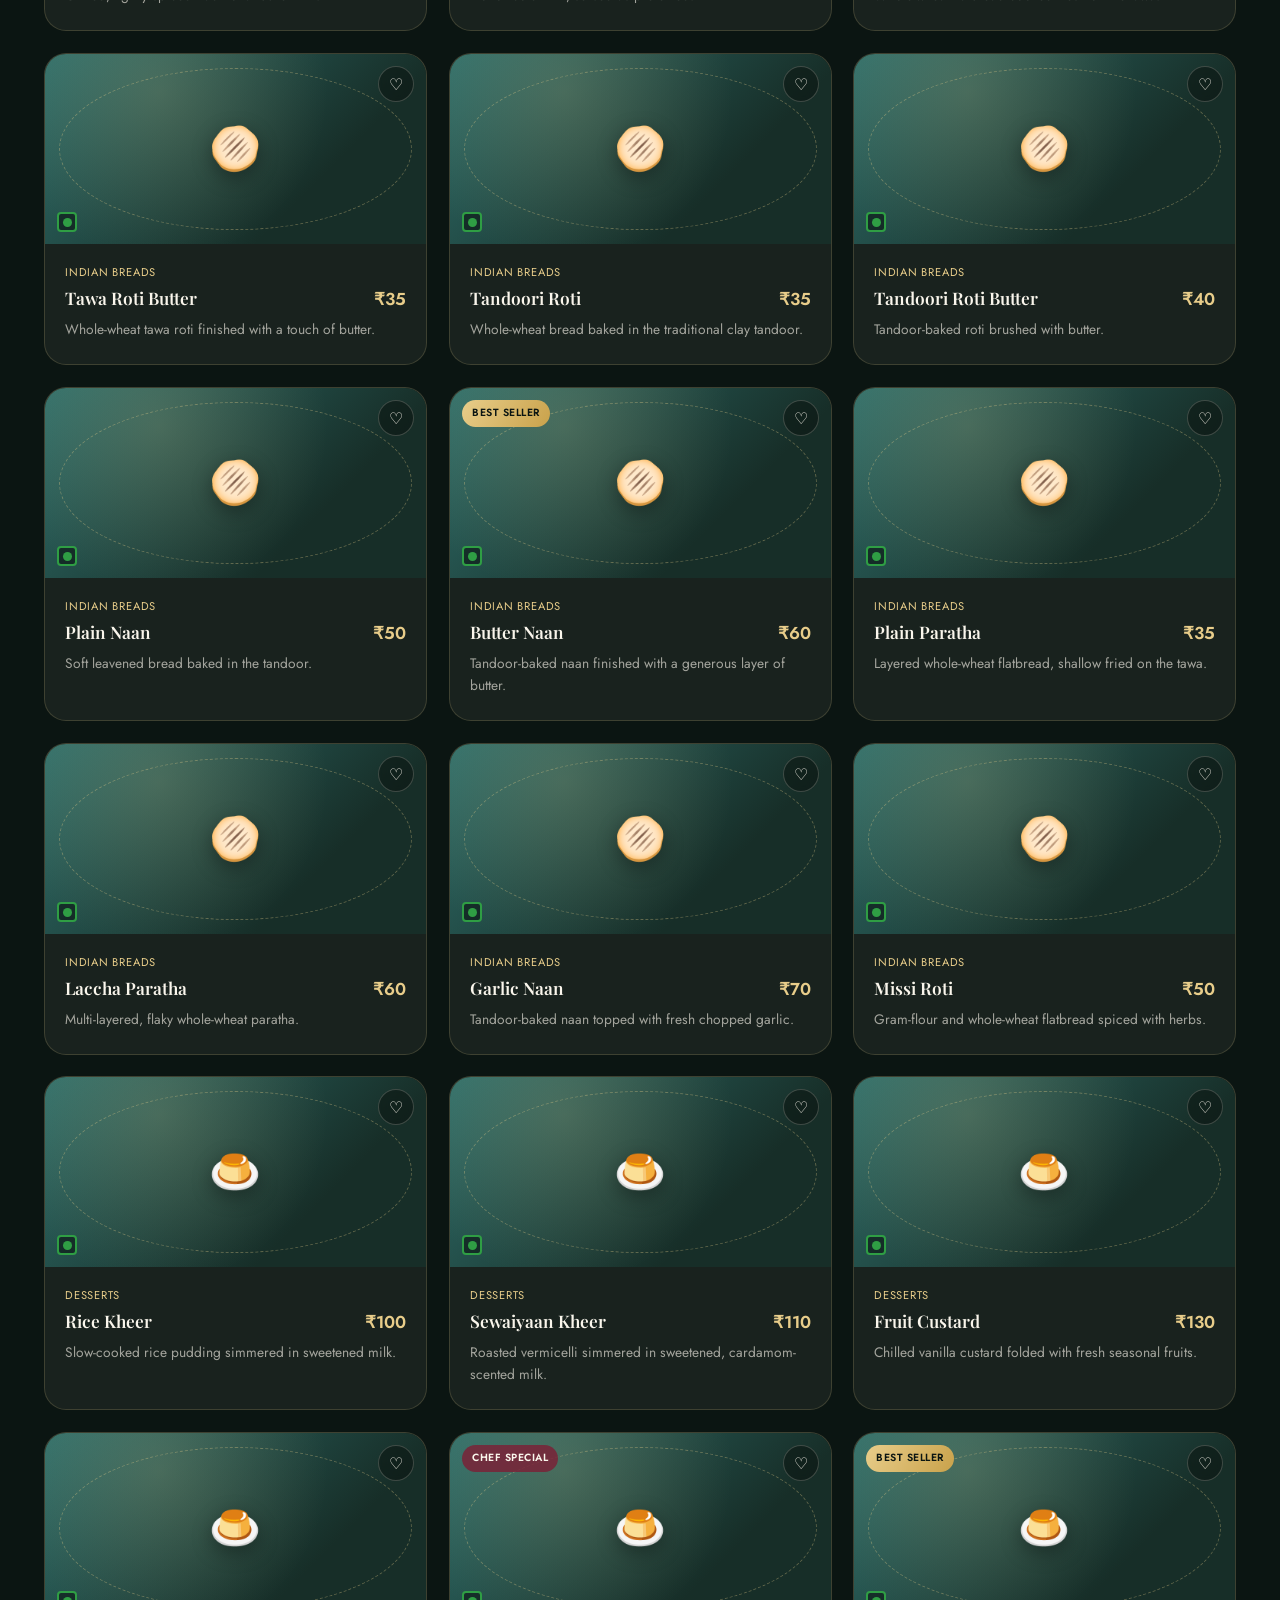
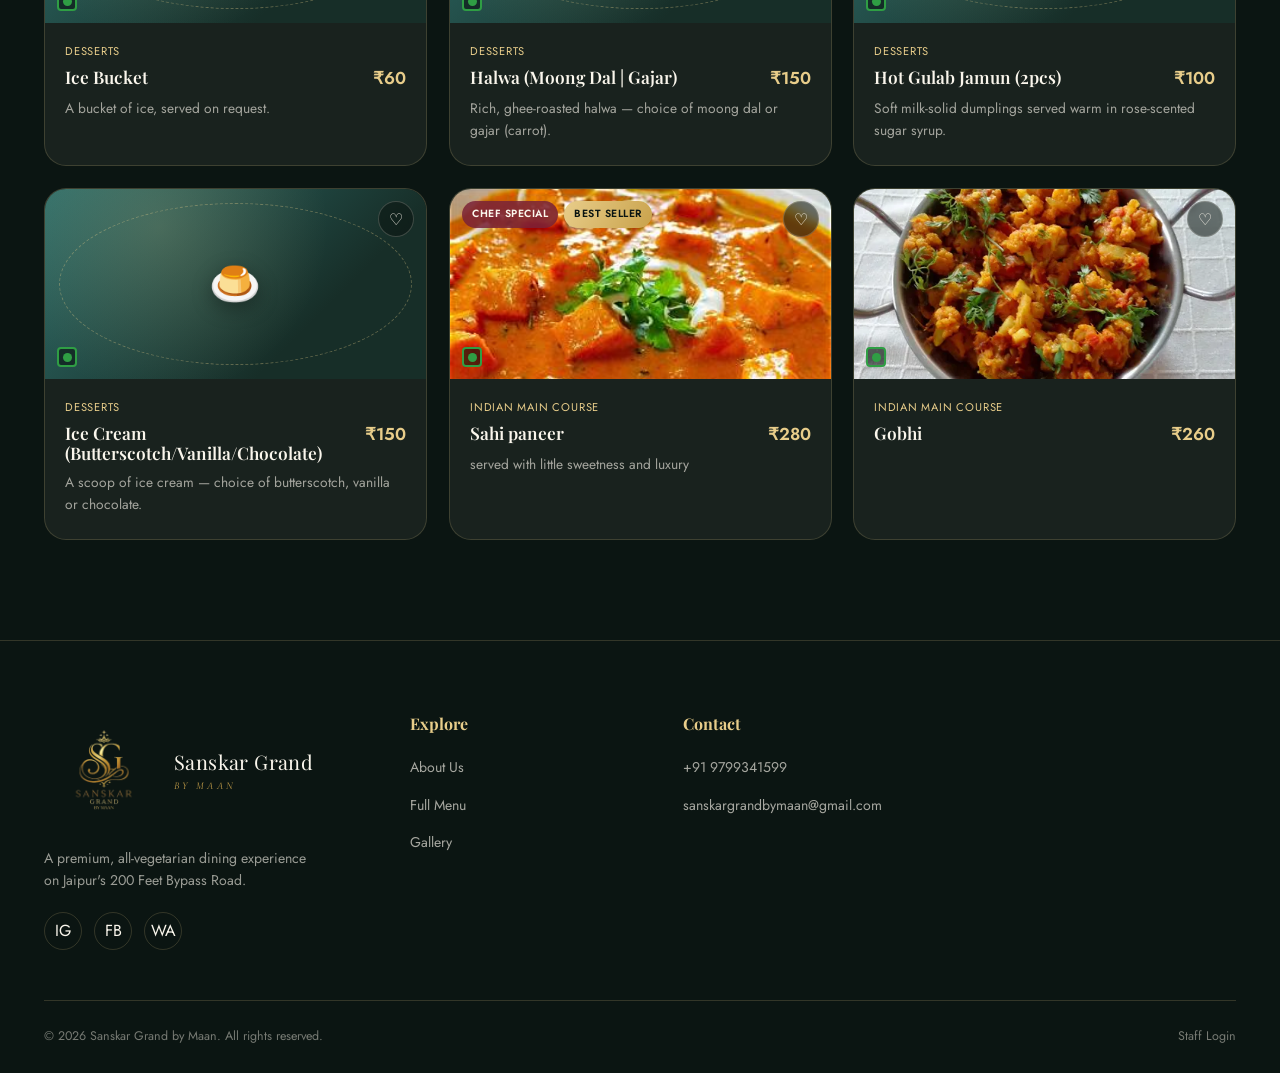
<file: menu.html>
<!DOCTYPE html>
<html lang="en">
<head>
<meta charset="UTF-8" />
<meta name="viewport" content="width=device-width, initial-scale=1.0" />
<title>Full Menu | Sanskar Grand by Maan</title>
<meta name="description" content="Browse the complete Sanskar Grand menu — starters, soups, Indian main course, Chinese, rice & noodles, breads, beverages and desserts. Search, filter, and save your favourites." />
<link rel="canonical" href="https://sanskargrand.example.com/menu.html" />
<link rel="icon" href="icons/favicon.svg" type="image/svg+xml" />

<link rel="preconnect" href="https://fonts.googleapis.com" />
<link rel="preconnect" href="https://fonts.gstatic.com" crossorigin />
<link href="https://fonts.googleapis.com/css2?family=Playfair+Display:wght@500;600;700;800&family=Cormorant+Garamond:ital@1&family=Jost:wght@300;400;500;600&display=swap" rel="stylesheet" />

<link rel="stylesheet" href="css/style.css" />
<link rel="stylesheet" href="css/menu.css" />
</head>
<body>

<div id="loading-screen" aria-hidden="true">
  <div class="loader-crest">
    <img src="images/logo.png" alt="Sanskar Grand Logo" class="loader-logo">
</div>
  <p class="loader-text">Plating up the menu…</p>
</div>

<header class="navbar" id="navbar">
  <div class="container nav-inner">
    <a href="index.html" class="brand">
      <span class="brand-mark"><img src="images/logo.png" alt="Sanskar Grand logo" class="brand-logo-img" onerror="this.style.display='none'"><span class="brand-fallback"></span></span>
      <span>Sanskar Grand<em>By Maan</em></span>
    </a>
    <nav class="nav-links" id="nav-links">
      <a href="index.html#about">About</a>
      <a href="index.html#specials">Specials</a>
      <a href="index.html#gallery">Gallery</a>
      <a href="index.html#reviews">Reviews</a>
      <a href="index.html#contact">Contact</a>
      <a href="menu.html" class="active">Full Menu</a>
    </nav>
    <div class="nav-cta">
      <button class="icon-btn" id="theme-toggle" aria-label="Toggle dark mode">🌙</button>
      <a href="tel:+919799341599" class="btn btn-gold">Reserve</a>
      <button class="nav-toggle" id="nav-toggle" aria-label="Toggle navigation menu">
        <span></span><span></span><span></span>
      </button>
    </div>
  </div>
</header>

<section class="menu-hero">
  <div class="container">
    <p class="eyebrow">call 222</p>
    <h1>Our Complete Menu</h1>
    <p>Every dish is prepared fresh, 100% vegetarian, from our  kitchen. Search, filter by category,and call 222 to order.</p>
  </div>
</section>

<div class="menu-toolbar">
  <div class="container">
    <div class="toolbar-row">
      <label class="search-box">
        <span class="icon">🔍</span>
        <input type="search" id="search-input" placeholder="Search dishes — e.g. paneer, biryani, kheer…" aria-label="Search the menu" />
      </label>
      <div class="toolbar-actions">
        <button class="icon-btn" id="fav-filter-btn" aria-label="Show favourites only" title="Show favourites only">♥</button>
        <div class="view-toggle">
          <button id="view-grid-btn" class="active" aria-label="Grid view">▦ Grid</button>
          <button id="view-list-btn" aria-label="List view">☰ List</button>
        </div>
      </div>
    </div>
    <div class="cat-filters" id="cat-filters">
      <!-- populated by menu.js -->
    </div>
  </div>
</div>

<main class="menu-wrap">
  <div class="container">
    <div class="results-meta">
      <span id="results-count">Loading…</span>
      <span>Prices in ₹ · Taxes as applicable</span>
    </div>
    <div class="menu-grid" id="menu-grid">
      <!-- populated by menu.js -->
    </div>
  </div>
</main>

<footer class="site-footer">
  <div class="container">
    <div class="footer-grid">
      <div class="footer-brand">
        <a href="index.html" class="brand"><span class="brand-mark"><img src="images/logo.png" alt="Sanskar Grand logo" class="brand-logo-img" onerror="this.style.display='none'"><span class="brand-fallback">
        </span></span><span>Sanskar Grand<em>By Maan</em></span></a>
        <p>A premium, all-vegetarian dining experience on Jaipur's 200 Feet Bypass Road.</p>
        <div class="footer-social">
          <a href="#" aria-label="Instagram">IG</a>
          <a href="#" aria-label="Facebook">FB</a>
          <a href="https://wa.me/919799341599" aria-label="WhatsApp">WA</a>
        </div>
      </div>
      <div class="footer-col">
        <h6>Explore</h6>
        <ul>
          <li><a href="index.html#about">About Us</a></li>
          <li><a href="menu.html">Full Menu</a></li>
          <li><a href="index.html#gallery">Gallery</a></li>
        </ul>
      </div>
     
      <div class="footer-col">
        <h6>Contact</h6>
        <ul>
          <li><a href="tel:+919799341599">+91 9799341599</a></li>
          <li><a href="mailto:sanskargrandbymaan@gmail.com">sanskargrandbymaan@gmail.com</a></li>
        </ul>
      </div>
    </div>
    <div class="footer-bottom">
      <span>© <span id="year"></span> Sanskar Grand by Maan. All rights reserved.</span>
      <span><a href="admin.html">Staff Login</a></span>
    </div>
  </div>
</footer>

<div class="floating-actions">
  <a class="fab fab-whatsapp" href="https://wa.me/919799341599" target="_blank" rel="noopener" aria-label="Chat on WhatsApp">💬</a>
  <a class="fab fab-call" href="tel:+919799341599" aria-label="Call the restaurant">📞</a>
</div>

<script src="js/storage.js"></script>
<script src="js/menu.js"></script>
</body>
</html>
</file>
<file: css/style.css>
/* ==============================================================
   style.css — Sanskar Grand · Homepage
   Design language: "Gilded Rajasthan Night" — a deep charcoal-teal
   backdrop with brushed-gold detailing and a maroon accent, echoing
   the hotel's own printed menu (teal torn-paper bands, gold crest,
   maroon script). The recurring signature motif is the diagonal
   "torn teal edge" divider lifted straight from that menu card.
   ============================================================== */

/* ---------------------- Design Tokens ------------------------ */
:root {
  /* Color */
  --navy-900: #0b1512;
  --navy-800: #101f1b;
  --navy-700: #172e28;
  --teal-600: #2f6f6b;
  --teal-500: #3c8a84;
  --teal-glow: rgba(60, 138, 132, 0.35);
  --gold-500: #c9a24b;
  --gold-300: #e8cd8a;
  --gold-100: #f6e9c8;
  --maroon-600: #7a2338;
  --maroon-500: #98304a;
  --cream-100: #faf6ec;
  --cream-200: #f2ead6;
  --ink-900: #14201d;

  /* Surfaces */
  --surface-glass: rgba(250, 246, 236, 0.06);
  --surface-glass-strong: rgba(250, 246, 236, 0.1);
  --border-glass: rgba(232, 205, 138, 0.18);

  /* Type */
  --font-display: "Playfair Display", "Georgia", serif;
  --font-body: "Jost", "Segoe UI", sans-serif;
  --font-script: "Cormorant Garamond", serif;

  /* Motion */
  --ease-luxury: cubic-bezier(0.22, 1, 0.36, 1);
  --dur-fast: 0.25s;
  --dur-med: 0.55s;
  --dur-slow: 1.1s;

  /* Layout */
  --container: 1240px;
  --radius-lg: 22px;
  --radius-md: 14px;
  --radius-sm: 8px;
}

/* ------------------------- Reset ------------------------------ */
* { margin: 0; padding: 0; box-sizing: border-box; }

html { scroll-behavior: smooth; overflow-x: hidden; width: 100%; }

body {
  font-family: var(--font-body);
  background: var(--navy-900);
  color: var(--cream-100);
  line-height: 1.6;
  overflow-x: hidden;
  -webkit-font-smoothing: antialiased;
}

img { max-width: 100%; display: block; }
a { color: inherit; text-decoration: none; }
ul { list-style: none; }
button { font-family: inherit; cursor: pointer; border: none; background: none; color: inherit; }
h1, h2, h3, h4 { font-family: var(--font-display); font-weight: 600; line-height: 1.15; }

.container {
  width: 100%;
  max-width: var(--container);
  margin: 0 auto;
  padding: 0 24px;
}

::selection { background: var(--gold-500); color: var(--navy-900); }

/* Reduced motion respect */
@media (prefers-reduced-motion: reduce) {
  *, *::before, *::after {
    animation-duration: 0.001ms !important;
    animation-iteration-count: 1 !important;
    transition-duration: 0.001ms !important;
    scroll-behavior: auto !important;
  }
}

/* Visible keyboard focus */
a:focus-visible, button:focus-visible, input:focus-visible {
  outline: 2px solid var(--gold-300);
  outline-offset: 3px;
  border-radius: 4px;
}

/* -------------------- Eyebrow / Section Heads ------------------ */
.eyebrow {
  display: inline-flex;
  align-items: center;
  gap: 10px;
  font-family: var(--font-script);
  font-style: italic;
  font-size: 1.15rem;
  color: var(--gold-300);
  letter-spacing: 0.06em;
  margin-bottom: 10px;
}
.eyebrow::before, .eyebrow::after {
  content: "";
  width: 26px;
  height: 1px;
  background: var(--gold-500);
}

.section-title {
  font-size: clamp(2rem, 4vw, 2.9rem);
  color: var(--cream-100);
  margin-bottom: 14px;
}
.section-title em {
  font-style: italic;
  color: var(--gold-300);
}

.section-sub {
  max-width: 620px;
  color: rgba(250, 246, 236, 0.72);
  font-size: 1.02rem;
}

.section-head {
  text-align: center;
  margin-bottom: 56px;
}
.section-head.left { text-align: left; margin-left: 0; }

section { position: relative; padding: 110px 0; }

/* -------------------- Torn Teal Divider (signature) -------------------- */
/* This jagged diagonal band is the recurring signature element,
   pulled directly from the printed Sanskar Grand menu artwork. */
.torn-divider {
  position: relative;
  height: 90px;
  width: 100%;
  overflow: hidden;
  pointer-events: none;
}
.torn-divider svg { width: 100%; height: 100%; display: block; }

/* ============================================================
   Loading Screen
   ============================================================ */
#loading-screen {
  position: fixed;
  inset: 0;
  z-index: 9999;
  background: var(--navy-900);
  display: flex;
  align-items: center;
  justify-content: center;
  flex-direction: column;
  gap: 18px;
  transition: opacity var(--dur-slow) var(--ease-luxury), visibility var(--dur-slow);
}
#loading-screen.hidden {
  opacity: 0;
  visibility: hidden;
  pointer-events: none;
}
.loader-crest {
  width: 78px;
  height: 78px;
  border-radius: 50%;
  border: 1px solid var(--gold-500);
  display: flex;
  align-items: center;
  justify-content: center;
  font-family: var(--font-display);
  font-size: 1.6rem;
  color: var(--gold-300);
  position: relative;
  animation: crest-breathe 2.4s ease-in-out infinite;
}
.loader-crest::before {
  content: "";
  position: absolute;
  inset: -10px;
  border-radius: 50%;
  border: 1px solid rgba(201, 162, 75, 0.35);
  animation: crest-ring 2.4s ease-in-out infinite;
}
@keyframes crest-breathe {
  0%, 100% { transform: scale(1); }
  50% { transform: scale(1.06); }
}
@keyframes crest-ring {
  0% { transform: scale(0.85); opacity: 0.9; }
  100% { transform: scale(1.35); opacity: 0; }
}
.loader-text {
  font-family: var(--font-script);
  font-style: italic;
  letter-spacing: 0.08em;
  color: rgba(250, 246, 236, 0.7);
  font-size: 0.95rem;
}

/* ============================================================
   Navbar
   ============================================================ */
.navbar {
  position: fixed;
  top: 0;
  left: 0;
  right: 0;
  z-index: 900;
  padding: 22px 0;
  transition: all var(--dur-med) var(--ease-luxury);
}
.navbar.scrolled {
  padding: 12px 0;
  background: rgba(11, 21, 18, 0.78);
  backdrop-filter: blur(16px) saturate(140%);
  -webkit-backdrop-filter: blur(16px) saturate(140%);
  border-bottom: 1px solid var(--border-glass);
}
.nav-inner {
  display: flex;
  align-items: center;
  justify-content: space-between;
}
.brand {
  display: flex;
  align-items: center;
  gap: 10px;
  font-family: var(--font-display);
  font-size: 1.25rem;
  letter-spacing: 0.02em;
}
.brand-mark {
    display: flex;
    align-items: center;
    justify-content: center;

    border: none;
    border-radius: 0;
    background: transparent;

    width: auto;
    height: auto;
    padding: 0;
}
/* Real logo image sits on top, filling the circular frame.
   If images/logo.png doesn't exist yet, onerror hides the <img>
   and the "SG" text underneath shows through automatically —
   so the site never shows a broken-image icon. */
.brand-logo-img{
    width:120px;      /* Try 60–80px */
    height:120px;
    object-fit:contain;
    display:block;
}
.brand-fallback { position: relative; z-index: 0; }

.brand span em {
  display: block;
  font-family: var(--font-script);
  font-style: italic;
  font-size: 0.65rem;
  letter-spacing: 0.3em;
  color: var(--gold-500);
  text-transform: uppercase;
}

.nav-links {
  display: flex;
  align-items: center;
  gap: 34px;
}
.nav-links a {
  position: relative;
  font-size: 0.92rem;
  letter-spacing: 0.03em;
  color: rgba(250, 246, 236, 0.85);
  padding: 4px 0;
}
.nav-links a::after {
  content: "";
  position: absolute;
  left: 0; bottom: -2px;
  width: 0;
  height: 1px;
  background: var(--gold-500);
  transition: width var(--dur-fast) var(--ease-luxury);
}
.nav-links a:hover::after,
.nav-links a.active::after { width: 100%; }

.nav-cta {
  display: flex;
  align-items: center;
  gap: 14px;
}

.btn {
  display: inline-flex;
  align-items: center;
  gap: 8px;
  padding: 13px 28px;
  border-radius: 999px;
  font-size: 0.86rem;
  letter-spacing: 0.05em;
  text-transform: uppercase;
  font-weight: 500;
  position: relative;
  overflow: hidden;
  isolation: isolate;
  transition: transform var(--dur-fast) var(--ease-luxury), box-shadow var(--dur-fast) var(--ease-luxury);
}
.btn-gold {
  background: linear-gradient(120deg, var(--gold-300), var(--gold-500));
  color: var(--navy-900);
}
.btn-gold:hover { transform: translateY(-2px); box-shadow: 0 12px 30px -8px rgba(201, 162, 75, 0.55); }
.btn-outline {
  border: 1px solid var(--border-glass);
  color: var(--cream-100);
  background: var(--surface-glass);
  backdrop-filter: blur(6px);
}
.btn-outline:hover { border-color: var(--gold-500); transform: translateY(-2px); }

/* Ripple effect */
.btn .ripple {
  position: absolute;
  border-radius: 50%;
  transform: scale(0);
  background: rgba(255, 255, 255, 0.45);
  animation: ripple 0.6s var(--ease-luxury);
  pointer-events: none;
}
@keyframes ripple {
  to { transform: scale(3.2); opacity: 0; }
}

.nav-toggle {
  display: none;
  flex-direction: column;
  gap: 5px;
  width: 30px;
}
.nav-toggle span {
  height: 2px;
  background: var(--gold-300);
  border-radius: 2px;
  transition: all var(--dur-fast) var(--ease-luxury);
}
.nav-toggle.open span:nth-child(1) { transform: translateY(7px) rotate(45deg); }
.nav-toggle.open span:nth-child(2) { opacity: 0; }
.nav-toggle.open span:nth-child(3) { transform: translateY(-7px) rotate(-45deg); }

/* ============================================================
   Hero
   ============================================================ */
.hero {
  position: relative;
  min-height: 100vh;
  display: flex;
  align-items: center;
  overflow: hidden;
  background:
    radial-gradient(ellipse at 18% 20%, rgba(60, 138, 132, 0.28), transparent 55%),
    radial-gradient(ellipse at 82% 80%, rgba(122, 35, 56, 0.25), transparent 55%),
    linear-gradient(180deg, var(--navy-900), var(--navy-800) 60%, var(--navy-900));
}
.hero-parallax-layer {
  position: absolute;
  inset: -10%;
  background-image:
    radial-gradient(2px 2px at 20% 30%, rgba(232,205,138,0.55) 0, transparent 60%),
    radial-gradient(2px 2px at 60% 15%, rgba(232,205,138,0.4) 0, transparent 60%),
    radial-gradient(1.5px 1.5px at 80% 60%, rgba(232,205,138,0.5) 0, transparent 60%),
    radial-gradient(1.5px 1.5px at 35% 75%, rgba(232,205,138,0.35) 0, transparent 60%),
    radial-gradient(2px 2px at 90% 25%, rgba(232,205,138,0.45) 0, transparent 60%);
  will-change: transform;
}
.hero-inner {
  position: relative;
  z-index: 2;
  display: grid;
  grid-template-columns: 1.1fr 0.9fr;
  gap: 40px;
  align-items: center;
  padding-top: 90px;
}
.hero-copy .eyebrow { margin-bottom: 18px; }
.hero-title {
  font-size: clamp(2.6rem, 6vw, 4.6rem);
  letter-spacing: -0.01em;
  margin-bottom: 22px;
}
.hero-title .line { display: block; overflow: hidden; }
.hero-title .line span {
  display: inline-block;
  transform: translateY(110%);
  animation: rise 1s var(--ease-luxury) forwards;
}
.hero-title .line:nth-child(1) span { animation-delay: 0.35s; }
.hero-title .line:nth-child(2) span { animation-delay: 0.5s; color: var(--gold-300); font-style: italic; }
@keyframes rise { to { transform: translateY(0); } }

.hero-desc {
  color: rgba(250, 246, 236, 0.78);
  max-width: 480px;
  margin-bottom: 34px;
  font-size: 1.05rem;
}
.hero-actions { display: flex; gap: 18px; flex-wrap: wrap; margin-bottom: 44px; }

.hero-stats {
  display: flex;
  gap: 36px;
}
.hero-stats div strong {
  display: block;
  font-family: var(--font-display);
  font-size: 1.7rem;
  color: var(--gold-300);
}
.hero-stats div span {
  font-size: 0.78rem;
  letter-spacing: 0.08em;
  text-transform: uppercase;
  color: rgba(250, 246, 236, 0.6);
}

/* Hero visual: layered glass "plate" card */
.hero-visual {
  position: relative;
  display: flex;
  align-items: center;
  justify-content: center;
  height: 520px;
}
.hero-card {
  position: absolute;
  width: 320px;
  border-radius: var(--radius-lg);
  background: var(--surface-glass);
  border: 1px solid var(--border-glass);
  backdrop-filter: blur(18px);
  -webkit-backdrop-filter: blur(18px);
  box-shadow: 0 30px 70px -30px rgba(0,0,0,0.6);
  padding: 20px;
  animation: float 6s ease-in-out infinite;
}
.hero-card.card-back {
  top: 60px; right: -10px;
  width: 260px;
  transform: rotate(8deg);
  animation-delay: 0.6s;
  opacity: 0.7;
}
.hero-card.card-front {
  bottom: 20px; left: 0;
  transform: rotate(-4deg);
}
.hero-card img { border-radius: var(--radius-md); aspect-ratio: 4/3; object-fit: cover; margin-bottom: 12px; }
.hero-card .tag {
  display: inline-block;
  font-size: 0.7rem;
  letter-spacing: 0.08em;
  text-transform: uppercase;
  padding: 4px 10px;
  border-radius: 999px;
  background: rgba(201,162,75,0.15);
  color: var(--gold-300);
  border: 1px solid rgba(201,162,75,0.4);
  margin-bottom: 8px;
}
.hero-card h4 { font-size: 1.05rem; margin-bottom: 4px; }
.hero-card p { font-size: 0.85rem; color: rgba(250,246,236,0.65); }
@keyframes float {
  0%, 100% { transform: translateY(0) rotate(-4deg); }
  50% { transform: translateY(-16px) rotate(-2deg); }
}
.card-back { animation-name: floatBack; }
@keyframes floatBack {
  0%, 100% { transform: translateY(0) rotate(8deg); }
  50% { transform: translateY(-12px) rotate(6deg); }
}

.scroll-cue {
  position: absolute;
  bottom: 34px; left: 50%;
  transform: translateX(-50%);
  display: flex; flex-direction: column; align-items: center; gap: 8px;
  font-size: 0.7rem; letter-spacing: 0.15em; text-transform: uppercase;
  color: rgba(250,246,236,0.5);
  z-index: 2;
}
.scroll-cue .stick {
  width: 1px; height: 34px;
  background: linear-gradient(var(--gold-500), transparent);
  animation: stick-scroll 1.8s ease-in-out infinite;
}
@keyframes stick-scroll {
  0% { transform: scaleY(0); transform-origin: top; }
  50% { transform: scaleY(1); transform-origin: top; }
  51% { transform-origin: bottom; }
  100% { transform: scaleY(0); transform-origin: bottom; }
}

/* ============================================================
   Reveal-on-scroll utility
   ============================================================ */
.reveal {
  opacity: 0;
  transform: translateY(36px);
  transition: opacity 0.9s var(--ease-luxury), transform 0.9s var(--ease-luxury);
}
.reveal.in-view { opacity: 1; transform: translateY(0); }
.reveal-delay-1.in-view { transition-delay: 0.12s; }
.reveal-delay-2.in-view { transition-delay: 0.24s; }
.reveal-delay-3.in-view { transition-delay: 0.36s; }

/* ============================================================
   About Section
   ============================================================ */
.about { background: var(--navy-800); }
.about-grid {
  display: grid;
  grid-template-columns: 0.9fr 1.1fr;
  gap: 60px;
  align-items: center;
}
.about-media {
  position: relative;
  height: 460px;
  border-radius: var(--radius-lg);
  overflow: hidden;
  border: 1px solid var(--border-glass);
}
.about-media img { width: 100%; height: 100%; object-fit: cover; }
.about-media .badge-float {
  position: absolute;
  bottom: 22px; left: 22px;
  background: rgba(11,21,18,0.75);
  backdrop-filter: blur(10px);
  border: 1px solid var(--border-glass);
  padding: 16px 20px;
  border-radius: var(--radius-md);
}
.about-media .badge-float strong { font-family: var(--font-display); color: var(--gold-300); font-size: 1.5rem; display: block; }
.about-media .badge-float span { font-size: 0.75rem; letter-spacing: 0.06em; color: rgba(250,246,236,0.65); }

.about-copy p { color: rgba(250,246,236,0.75); margin-bottom: 18px; }
.about-list {
  display: grid;
  grid-template-columns: 1fr 1fr;
  gap: 16px;
  margin: 28px 0 34px;
}
.about-list li {
  display: flex; align-items: center; gap: 10px;
  font-size: 0.92rem;
  padding: 12px 14px;
  border: 1px solid var(--border-glass);
  border-radius: var(--radius-sm);
  background: var(--surface-glass);
}
.about-list li::before {
  content: "✦";
  color: var(--gold-500);
}

/* ============================================================
   Chef Special / Best Seller (shared "spotlight" layout)
   ============================================================ */
.spotlight { background: var(--navy-900); }
.spotlight-track {
  display: grid;
  grid-template-columns: repeat(3, 1fr);
  gap: 26px;
}
.dish-card {
  position: relative;
  border-radius: var(--radius-lg);
  overflow: hidden;
  background: var(--surface-glass);
  border: 1px solid var(--border-glass);
  transition: transform var(--dur-med) var(--ease-luxury), box-shadow var(--dur-med) var(--ease-luxury);
}
.dish-card:hover {
  transform: translateY(-10px);
  box-shadow: 0 30px 60px -25px rgba(0,0,0,0.6);
}
.dish-media { position: relative; height: 220px; overflow: hidden; }
.dish-media img { width: 100%; height: 100%; object-fit: cover; transition: transform var(--dur-slow) var(--ease-luxury); }
.dish-card:hover .dish-media img { transform: scale(1.1); }
.dish-media .ribbon {
  position: absolute; top: 14px; left: 14px;
  background: linear-gradient(120deg, var(--gold-300), var(--gold-500));
  color: var(--navy-900);
  font-size: 0.68rem;
  letter-spacing: 0.06em;
  text-transform: uppercase;
  padding: 6px 12px;
  border-radius: 999px;
  font-weight: 600;
}
.dish-body { padding: 22px; }
.dish-body h4 { font-size: 1.18rem; margin-bottom: 8px; display: flex; justify-content: space-between; align-items: baseline; gap: 10px; }
.dish-body h4 .price { color: var(--gold-300); font-family: var(--font-body); font-weight: 600; font-size: 1rem; white-space: nowrap; }
.dish-body p { font-size: 0.88rem; color: rgba(250,246,236,0.65); }

.section-cta { text-align: center; margin-top: 46px; }

/* ============================================================
   Categories
   ============================================================ */
.categories { background: var(--navy-800); }
.cat-grid {
  display: grid;
  grid-template-columns: repeat(5, 1fr);
  gap: 18px;
}
.cat-tile {
  position: relative;
  padding: 32px 18px;
  text-align: center;
  border-radius: var(--radius-md);
  border: 1px solid var(--border-glass);
  background: var(--surface-glass);
  transition: transform var(--dur-fast) var(--ease-luxury), border-color var(--dur-fast) var(--ease-luxury), background var(--dur-fast) var(--ease-luxury);
}
.cat-tile:hover {
  transform: translateY(-6px);
  border-color: var(--gold-500);
  background: var(--surface-glass-strong);
}
.cat-tile .icon { font-size: 2rem; margin-bottom: 12px; }
.cat-tile h5 { font-family: var(--font-display); font-size: 1rem; font-weight: 600; }
.cat-tile span { font-size: 0.75rem; color: rgba(250,246,236,0.55); }

/* ============================================================
   Gallery
   ============================================================ */
.gallery { background: var(--navy-900); }
.gallery-grid {
  display: grid;
  grid-template-columns: repeat(4, 1fr);
  grid-auto-rows: 160px;
  gap: 14px;
}
.gallery-grid figure {
  position: relative;
  overflow: hidden;
  border-radius: var(--radius-md);
  border: 1px solid var(--border-glass);
}
.gallery-grid figure:nth-child(1) { grid-column: span 2; grid-row: span 2; }
.gallery-grid figure:nth-child(4) { grid-column: span 2; }
.gallery-grid figure:nth-child(6) { grid-row: span 2; }
.gallery-grid img { width: 100%; height: 100%; object-fit: cover; transition: transform var(--dur-slow) var(--ease-luxury); }
.gallery-grid figure:hover img { transform: scale(1.12); }
.gallery-grid figcaption {
  position: absolute; inset: auto 0 0 0;
  padding: 14px;
  background: linear-gradient(0deg, rgba(11,21,18,0.85), transparent);
  font-size: 0.8rem; letter-spacing: 0.04em;
  opacity: 0;
  transform: translateY(8px);
  transition: all var(--dur-fast) var(--ease-luxury);
}
.gallery-grid figure:hover figcaption { opacity: 1; transform: translateY(0); }

/* ============================================================
   Reviews
   ============================================================ */
.reviews { background: var(--navy-800); }
.review-track {
  display: grid;
  grid-template-columns: repeat(3, 1fr);
  gap: 24px;
}
.review-card {
  padding: 28px;
  border-radius: var(--radius-lg);
  background: var(--surface-glass);
  border: 1px solid var(--border-glass);
  position: relative;
}
.review-card .stars { color: var(--gold-500); letter-spacing: 2px; margin-bottom: 14px; }
.review-card p { color: rgba(250,246,236,0.78); font-size: 0.95rem; margin-bottom: 20px; font-style: italic; }
.review-person { display: flex; align-items: center; gap: 12px; }
.review-avatar {
  width: 42px; height: 42px; border-radius: 50%;
  background: linear-gradient(135deg, var(--teal-500), var(--maroon-500));
  display: flex; align-items: center; justify-content: center;
  font-family: var(--font-display); font-weight: 700; color: var(--cream-100);
}
.review-person strong { display: block; font-size: 0.92rem; }
.review-person span { font-size: 0.76rem; color: rgba(250,246,236,0.55); }

/* ============================================================
   Contact
   ============================================================ */
.contact { background: var(--navy-900); }
.contact-grid {
  display: grid;
  grid-template-columns: 1fr 1fr;
  gap: 50px;
  align-items: stretch;
}
.contact-info {
  display: flex;
  flex-direction: column;
  gap: 20px;
}
.info-row {
  display: flex; gap: 16px; align-items: flex-start;
  padding: 18px;
  border-radius: var(--radius-md);
  border: 1px solid var(--border-glass);
  background: var(--surface-glass);
}
.info-row .icon-badge {
  width: 42px; height: 42px; flex-shrink: 0;
  border-radius: 50%;
  display: flex; align-items: center; justify-content: center;
  background: rgba(201,162,75,0.14);
  color: var(--gold-300);
  border: 1px solid rgba(201,162,75,0.35);
}
.info-row h5 { font-size: 0.95rem; margin-bottom: 4px; }
.info-row p, .info-row a { font-size: 0.85rem; color: rgba(250,246,236,0.65); }

.map-wrap {
  border-radius: var(--radius-lg);
  overflow: hidden;
  border: 1px solid var(--border-glass);
  min-height: 380px;
}
.map-wrap iframe { width: 100%; height: 100%; min-height: 380px; border: 0; filter: grayscale(0.3) invert(0.92) contrast(0.9); }

/* ============================================================
   Footer
   ============================================================ */
.site-footer {
  background: var(--navy-900);
  border-top: 1px solid var(--border-glass);
  padding: 70px 0 26px;
}
.footer-grid {
  display: grid;
  grid-template-columns: 1.4fr 1fr 1fr 1.2fr;
  gap: 40px;
  margin-bottom: 50px;
}
.footer-brand p { color: rgba(250,246,236,0.6); font-size: 0.88rem; margin: 16px 0 20px; max-width: 280px; }
.footer-social { display: flex; gap: 12px; }
.footer-social a {
  width: 38px; height: 38px; border-radius: 50%;
  border: 1px solid var(--border-glass);
  display: flex; align-items: center; justify-content: center;
  transition: all var(--dur-fast) var(--ease-luxury);
}
.footer-social a:hover { border-color: var(--gold-500); color: var(--gold-300); transform: translateY(-3px); }
.footer-col h6 { font-family: var(--font-display); font-size: 1rem; margin-bottom: 18px; color: var(--gold-300); }
.footer-col ul li { margin-bottom: 12px; }
.footer-col a { font-size: 0.88rem; color: rgba(250,246,236,0.65); transition: color var(--dur-fast); }
.footer-col a:hover { color: var(--gold-300); }
.footer-bottom {
  display: flex; justify-content: space-between; align-items: center;
  padding-top: 26px; border-top: 1px solid var(--border-glass);
  font-size: 0.78rem; color: rgba(250,246,236,0.45);
  flex-wrap: wrap; gap: 10px;
}

/* ============================================================
   Floating Action Buttons (WhatsApp / Call)
   ============================================================ */
.floating-actions {
  position: fixed;
  right: 24px; bottom: 26px;
  display: flex; flex-direction: column; gap: 14px;
  z-index: 500;
}
.fab {
  width: 56px; height: 56px; border-radius: 50%;
  display: flex; align-items: center; justify-content: center;
  font-size: 1.4rem;
  box-shadow: 0 14px 30px -10px rgba(0,0,0,0.55);
  transition: transform var(--dur-fast) var(--ease-luxury);
  position: relative;
}
.fab:hover { transform: scale(1.1); }
.fab-whatsapp { background: #25d366; color: #fff; }
.fab-call { background: linear-gradient(120deg, var(--gold-300), var(--gold-500)); color: var(--navy-900); }
.fab::after {
  content: "";
  position: absolute; inset: 0; border-radius: 50%;
  border: 2px solid currentColor;
  animation: fab-pulse 2.2s ease-out infinite;
  opacity: 0.6;
}
@keyframes fab-pulse {
  0% { transform: scale(1); opacity: 0.5; }
  100% { transform: scale(1.6); opacity: 0; }
}

/* ============================================================
   CSS-only food placeholder (used until real photos are added)
   ============================================================ */
.plate-placeholder {
  width: 100%; height: 100%;
  display: flex; align-items: center; justify-content: center;
  background:
    radial-gradient(circle at 30% 20%, rgba(232,205,138,0.18), transparent 55%),
    linear-gradient(135deg, var(--teal-600), var(--navy-700) 70%);
  position: relative;
}
.plate-placeholder::after {
  content: "";
  position: absolute; inset: 14px;
  border: 1px dashed rgba(232,205,138,0.35);
  border-radius: 50%;
}
.plate-placeholder span { font-size: 2.6rem; filter: drop-shadow(0 6px 10px rgba(0,0,0,0.35)); }

/* ============================================================
   Responsive
   ============================================================ */
@media (max-width: 1080px) {
  .hero-inner { grid-template-columns: 1fr; }
  .hero-visual { height: 380px; margin-top: 30px; }
  .about-grid { grid-template-columns: 1fr; }
  .spotlight-track { grid-template-columns: repeat(2, 1fr); }
  .cat-grid { grid-template-columns: repeat(3, 1fr); }
  .footer-grid { grid-template-columns: 1fr 1fr; }
  .review-track { grid-template-columns: 1fr; }
  .contact-grid { grid-template-columns: 1fr; }
}

@media (max-width: 760px) {
  section { padding: 70px 0; }
  .container { padding: 0 16px; }

  /* ---- Navbar: this is the fix for elements overflowing the
     right edge of the screen. The brand mark, brand text, theme
     toggle, Reserve button and hamburger were all fighting for
     space at full desktop size, so the hamburger got pushed off
     screen. Everything below shrinks just enough to fit. ---- */
  .nav-inner { gap: 10px; }
  .brand { gap: 7px; }
  .brand-mark { width: 32px; height: 32px; font-size: 0.85rem; }
  .brand { font-size: 0.95rem; }
  .brand span em { font-size: 0.55rem; }
  .nav-cta { gap: 8px; }
  .nav-cta .btn-outline { display: none; }
  .nav-cta .icon-btn { width: 34px; height: 34px; font-size: 0.9rem; flex-shrink: 0; }
  .nav-cta .btn-gold { padding: 9px 14px; font-size: 0.7rem; letter-spacing: 0.02em; white-space: nowrap; flex-shrink: 0; }
  .nav-toggle { display: flex; flex-shrink: 0; }

  .nav-links { 
    position: fixed; top: 0; right: 0; height: 100vh; width: 78%;
    background: rgba(11,21,18,0.97); backdrop-filter: blur(14px);
    flex-direction: column; justify-content: center; align-items: flex-start;
    padding: 40px; gap: 26px;
    transform: translateX(100%);
    transition: transform var(--dur-med) var(--ease-luxury);
  }
  .nav-links.open { transform: translateX(0); }
  .spotlight-track { grid-template-columns: 1fr; }
  .cat-grid { grid-template-columns: repeat(2, 1fr); }
  .gallery-grid { grid-template-columns: repeat(2, 1fr); grid-auto-rows: 130px; }
  .about-list { grid-template-columns: 1fr; }
  .footer-grid { grid-template-columns: 1fr; gap: 30px; }
  .hero-stats { gap: 22px; flex-wrap: wrap; }

  /* Smaller, closer-in floating buttons so they clip less content
     as guests scroll the menu on small screens. */
  .floating-actions { right: 16px; bottom: 18px; gap: 10px; }
  .fab { width: 48px; height: 48px; font-size: 1.2rem; }
}
</file>
<file: css/admin.css>
/* ==============================================================
   admin.css — Sanskar Grand · Admin Panel
   A quiet, functional workspace theme built on the same tokens
   as the guest-facing site, so switching between "front of house"
   and "back of house" never feels like a different product.
   ============================================================== */

body.admin-body {
  background: var(--navy-900);
  min-height: 100vh;
}

/* ------------------------ Login Screen ------------------------- */
.login-screen {
  min-height: 100vh;
  display: flex;
  align-items: center;
  justify-content: center;
  padding: 24px;
  background:
    radial-gradient(ellipse at 20% 20%, rgba(60,138,132,0.25), transparent 55%),
    radial-gradient(ellipse at 80% 80%, rgba(122,35,56,0.22), transparent 55%),
    var(--navy-900);
}
.login-card {
  width: 100%;
  max-width: 400px;
  padding: 42px 36px;
  border-radius: var(--radius-lg);
  background: var(--surface-glass);
  border: 1px solid var(--border-glass);
  backdrop-filter: blur(18px);
  text-align: center;
}
.login-card .brand-mark {
  width: 56px; height: 56px; margin: 0 auto 18px;
  border-radius: 50%; border: 1px solid var(--gold-500);
  display: flex; align-items: center; justify-content: center;
  font-family: var(--font-display); color: var(--gold-300); font-size: 1.3rem;
}
.login-card h1 { font-size: 1.5rem; margin-bottom: 8px; }
.login-card p { color: rgba(250,246,236,0.6); font-size: 0.88rem; margin-bottom: 28px; }

.field { text-align: left; margin-bottom: 18px; }
.field label { display: block; font-size: 0.78rem; letter-spacing: 0.05em; text-transform: uppercase; color: var(--gold-300); margin-bottom: 8px; }
.field input, .field select, .field textarea {
  width: 100%;
  padding: 12px 14px;
  border-radius: var(--radius-sm);
  border: 1px solid var(--border-glass);
  background: rgba(0,0,0,0.2);
  color: var(--cream-100);
  font-family: var(--font-body);
  font-size: 0.92rem;
  transition: border-color var(--dur-fast);
}
.field input:focus, .field select:focus, .field textarea:focus { outline: none; border-color: var(--gold-500); }
.field textarea { resize: vertical; min-height: 80px; }
.field-row { display: grid; grid-template-columns: 1fr 1fr; gap: 14px; }
.field small { display: block; margin-top: 6px; color: rgba(250,246,236,0.45); font-size: 0.75rem; }

.login-error {
  color: #f2a9a9;
  font-size: 0.82rem;
  margin-bottom: 14px;
  min-height: 18px;
}
.btn-block { width: 100%; justify-content: center; }
.login-hint { margin-top: 22px; font-size: 0.76rem; color: rgba(250,246,236,0.4); }

/* ------------------------ Admin Shell ------------------------- */
.admin-shell { display: grid; grid-template-columns: 250px 1fr; min-height: 100vh; }

.admin-sidebar {
  background: var(--navy-800);
  border-right: 1px solid var(--border-glass);
  padding: 26px 20px;
  display: flex;
  flex-direction: column;
  gap: 26px;
}
.admin-sidebar .brand { padding-bottom: 20px; border-bottom: 1px solid var(--border-glass); }
.side-nav { display: flex; flex-direction: column; gap: 6px; flex: 1; }
.side-nav button {
  text-align: left;
  padding: 12px 14px;
  border-radius: var(--radius-sm);
  font-size: 0.88rem;
  color: rgba(250,246,236,0.7);
  display: flex; align-items: center; gap: 10px;
  transition: all var(--dur-fast);
}
.side-nav button:hover { background: var(--surface-glass); }
.side-nav button.active { background: linear-gradient(120deg, rgba(201,162,75,0.22), rgba(201,162,75,0.05)); color: var(--gold-300); border: 1px solid rgba(201,162,75,0.3); }
.sidebar-footer { border-top: 1px solid var(--border-glass); padding-top: 18px; }

.admin-main { padding: 32px 40px 80px; overflow-y: auto; max-height: 100vh; }
.admin-topbar { display: flex; justify-content: space-between; align-items: center; margin-bottom: 30px; flex-wrap: wrap; gap: 14px; }
.admin-topbar h2 { font-size: 1.6rem; }
.admin-topbar p { color: rgba(250,246,236,0.55); font-size: 0.88rem; }
.topbar-actions { display: flex; gap: 10px; flex-wrap: wrap; }

/* ------------------------ Stat cards ------------------------- */
.stat-row { display: grid; grid-template-columns: repeat(4, 1fr); gap: 18px; margin-bottom: 34px; }
.stat-card {
  padding: 22px;
  border-radius: var(--radius-md);
  background: var(--surface-glass);
  border: 1px solid var(--border-glass);
}
.stat-card span { font-size: 0.78rem; letter-spacing: 0.05em; text-transform: uppercase; color: rgba(250,246,236,0.55); }
.stat-card strong { display: block; font-family: var(--font-display); font-size: 2rem; color: var(--gold-300); margin-top: 8px; }

/* ------------------------ Panels ------------------------- */
.admin-panel { display: none; animation: cardIn 0.5s var(--ease-luxury) both; }
.admin-panel.active { display: block; }

.panel-card {
  background: var(--surface-glass);
  border: 1px solid var(--border-glass);
  border-radius: var(--radius-lg);
  padding: 26px;
  margin-bottom: 26px;
}
.panel-card h3 { font-size: 1.1rem; margin-bottom: 18px; }

/* ------------------------ Item table ------------------------- */
.admin-table-wrap { overflow-x: auto; }
.admin-table { width: 100%; border-collapse: collapse; min-width: 760px; }
.admin-table th {
  text-align: left; padding: 12px 14px; font-size: 0.75rem; letter-spacing: 0.05em;
  text-transform: uppercase; color: var(--gold-300); border-bottom: 1px solid var(--border-glass);
}
.admin-table td { padding: 12px 14px; border-bottom: 1px solid rgba(250,246,236,0.06); font-size: 0.88rem; vertical-align: middle; }
.admin-table tr:hover td { background: rgba(250,246,236,0.03); }
.thumb { width: 42px; height: 42px; border-radius: 10px; overflow: hidden; }
.thumb .plate-placeholder { height: 100%; }
.tag-pill { font-size: 0.7rem; padding: 3px 9px; border-radius: 999px; border: 1px solid var(--border-glass); }
.tag-pill.on { background: rgba(47,158,68,0.15); color: #66d17f; border-color: transparent; }
.tag-pill.off { background: rgba(192,57,43,0.15); color: #f2a9a9; border-color: transparent; }
.row-actions { display: flex; gap: 8px; }
.row-actions button {
  width: 32px; height: 32px; border-radius: 8px;
  border: 1px solid var(--border-glass);
  display: flex; align-items: center; justify-content: center;
  font-size: 0.9rem;
  transition: all var(--dur-fast);
}
.row-actions button:hover { border-color: var(--gold-500); color: var(--gold-300); }
.row-actions .danger:hover { border-color: #c0392b; color: #f2a9a9; }
.switch {
  position: relative; width: 40px; height: 22px; border-radius: 999px;
  background: rgba(250,246,236,0.15); cursor: pointer; border: 1px solid var(--border-glass);
}
.switch::after {
  content: ""; position: absolute; top: 2px; left: 2px; width: 16px; height: 16px;
  border-radius: 50%; background: var(--cream-100); transition: transform var(--dur-fast) var(--ease-luxury);
}
.switch.on { background: linear-gradient(120deg, var(--gold-300), var(--gold-500)); }
.switch.on::after { transform: translateX(18px); background: var(--navy-900); }

/* ------------------------ Modal (Add/Edit item) ------------------------- */
.modal-overlay {
  position: fixed; inset: 0; z-index: 1000;
  background: rgba(0,0,0,0.6);
  display: flex; align-items: center; justify-content: center;
  padding: 24px;
  opacity: 0; pointer-events: none;
  transition: opacity var(--dur-fast) var(--ease-luxury);
}
.modal-overlay.open { opacity: 1; pointer-events: auto; }
.modal-card {
  width: 100%; max-width: 560px; max-height: 88vh; overflow-y: auto;
  background: var(--navy-800);
  border: 1px solid var(--border-glass);
  border-radius: var(--radius-lg);
  padding: 30px;
  transform: translateY(20px) scale(0.98);
  transition: transform var(--dur-med) var(--ease-luxury);
}
.modal-overlay.open .modal-card { transform: translateY(0) scale(1); }
.modal-head { display: flex; justify-content: space-between; align-items: center; margin-bottom: 22px; }
.modal-head h3 { font-size: 1.2rem; }
.modal-close { font-size: 1.3rem; color: rgba(250,246,236,0.6); }
.modal-close:hover { color: var(--gold-300); }
.checkbox-row { display: flex; gap: 18px; margin: 6px 0 18px; flex-wrap: wrap; }
.checkbox-row label { display: flex; align-items: center; gap: 8px; font-size: 0.86rem; color: rgba(250,246,236,0.8); }
.modal-actions { display: flex; justify-content: flex-end; gap: 12px; margin-top: 10px; }

/* image upload dropzone */
.image-drop {
  border: 1px dashed var(--border-glass);
  border-radius: var(--radius-md);
  padding: 20px;
  text-align: center;
  font-size: 0.82rem;
  color: rgba(250,246,236,0.55);
  cursor: pointer;
  transition: border-color var(--dur-fast);
}
.image-drop:hover { border-color: var(--gold-500); }
.image-drop img { max-height: 90px; border-radius: 10px; margin: 0 auto 10px; }

/* ------------------------ Toast ------------------------- */
.toast {
  position: fixed; bottom: 26px; left: 50%; transform: translateX(-50%) translateY(20px);
  background: var(--navy-800); border: 1px solid var(--gold-500);
  color: var(--cream-100);
  padding: 14px 24px; border-radius: 999px;
  font-size: 0.86rem;
  z-index: 1200;
  opacity: 0; pointer-events: none;
  transition: all var(--dur-fast) var(--ease-luxury);
  box-shadow: 0 20px 40px -18px rgba(0,0,0,0.6);
}
.toast.show { opacity: 1; transform: translateX(-50%) translateY(0); }

/* ------------------------ Category manager ------------------------- */
.category-list { display: flex; flex-direction: column; gap: 10px; }
.category-row {
  display: flex; align-items: center; gap: 12px;
  padding: 12px 14px; border-radius: var(--radius-sm);
  border: 1px solid var(--border-glass); background: rgba(250,246,236,0.02);
}
.category-row input { flex: 1; }
.category-row span.icon-preview { font-size: 1.2rem; width: 30px; text-align: center; }

/* ------------------------ Data tools grid ------------------------- */
.tools-grid { display: grid; grid-template-columns: repeat(2, 1fr); gap: 18px; }
.tool-card { padding: 22px; border-radius: var(--radius-md); border: 1px solid var(--border-glass); background: rgba(250,246,236,0.02); }
.tool-card h4 { font-size: 1rem; margin-bottom: 6px; }
.tool-card p { font-size: 0.84rem; color: rgba(250,246,236,0.55); margin-bottom: 16px; }

/* ------------------------ Responsive ------------------------- */
@media (max-width: 960px) {
  .admin-shell { grid-template-columns: 1fr; }
  .admin-sidebar { flex-direction: row; align-items: center; overflow-x: auto; }
  .side-nav { flex-direction: row; }
  .admin-main { max-height: none; padding: 24px 18px; }
  .stat-row { grid-template-columns: repeat(2, 1fr); }
  .tools-grid { grid-template-columns: 1fr; }
  .field-row { grid-template-columns: 1fr; }
}
</file>
<file: css/menu.css>
/* ==============================================================
   menu.css — Sanskar Grand · Full Menu Page
   Builds on the tokens/reset/navbar/footer defined in style.css.
   This file only covers what's unique to the interactive menu:
   the filter bar, dish cards, grid/list toggle and dark mode.
   ============================================================== */

.menu-hero {
  padding: 150px 0 50px;
  text-align: center;
  background:
    radial-gradient(ellipse at 50% 0%, rgba(60,138,132,0.25), transparent 60%),
    var(--navy-900);
}
.menu-hero .eyebrow { justify-content: center; }
.menu-hero h1 { font-size: clamp(2.2rem, 5vw, 3.2rem); margin-bottom: 12px; }
.menu-hero p { color: rgba(250,246,236,0.7); max-width: 560px; margin: 0 auto; }

/* ---------------------- Toolbar ------------------------ */
.menu-toolbar {
  position: sticky;
  top: 0;
  z-index: 200;
  background: rgba(11,21,18,0.9);
  backdrop-filter: blur(16px) saturate(140%);
  -webkit-backdrop-filter: blur(16px) saturate(140%);
  border-bottom: 1px solid var(--border-glass);
  padding: 18px 0;
}
.toolbar-row {
  display: flex;
  align-items: center;
  gap: 16px;
  flex-wrap: wrap;
}
.search-box {
  flex: 1 1 260px;
  position: relative;
  display: flex;
  align-items: center;
}
.search-box input {
  width: 100%;
  padding: 13px 18px 13px 42px;
  border-radius: 999px;
  border: 1px solid var(--border-glass);
  background: var(--surface-glass);
  color: var(--cream-100);
  font-family: var(--font-body);
  font-size: 0.92rem;
  transition: border-color var(--dur-fast) var(--ease-luxury);
}
.search-box input::placeholder { color: rgba(250,246,236,0.4); }
.search-box input:focus { border-color: var(--gold-500); outline: none; }
.search-box .icon { position: absolute; left: 16px; opacity: 0.6; pointer-events: none; }

.toolbar-actions { display: flex; align-items: center; gap: 10px; }

.icon-btn {
  width: 42px; height: 42px;
  border-radius: 50%;
  border: 1px solid var(--border-glass);
  background: var(--surface-glass);
  display: flex; align-items: center; justify-content: center;
  font-size: 1.05rem;
  transition: all var(--dur-fast) var(--ease-luxury);
}
.icon-btn:hover, .icon-btn.active { border-color: var(--gold-500); color: var(--gold-300); }

.view-toggle { display: flex; gap: 6px; border: 1px solid var(--border-glass); border-radius: 999px; padding: 4px; }
.view-toggle button {
  padding: 8px 14px;
  border-radius: 999px;
  font-size: 0.82rem;
  color: rgba(250,246,236,0.6);
  transition: all var(--dur-fast) var(--ease-luxury);
}
.view-toggle button.active { background: linear-gradient(120deg, var(--gold-300), var(--gold-500)); color: var(--navy-900); }

/* Category chips */
.cat-filters {
  display: flex;
  gap: 10px;
  overflow-x: auto;
  padding: 16px 0 4px;
  scrollbar-width: thin;
}
.cat-filters::-webkit-scrollbar { height: 5px; }
.cat-filters::-webkit-scrollbar-thumb { background: var(--gold-500); border-radius: 8px; }
.chip {
  flex-shrink: 0;
  padding: 10px 18px;
  border-radius: 999px;
  border: 1px solid var(--border-glass);
  background: var(--surface-glass);
  font-size: 0.85rem;
  white-space: nowrap;
  display: flex; align-items: center; gap: 8px;
  transition: all var(--dur-fast) var(--ease-luxury);
}
.chip:hover { border-color: var(--gold-500); }
.chip.active {
  background: linear-gradient(120deg, var(--gold-300), var(--gold-500));
  color: var(--navy-900);
  border-color: transparent;
  font-weight: 600;
}

/* ---------------------- Results meta ------------------------ */
.results-meta {
  display: flex; justify-content: space-between; align-items: center;
  margin: 26px 0 18px;
  font-size: 0.85rem;
  color: rgba(250,246,236,0.55);
}

/* ---------------------- Menu grid / list ------------------------ */
.menu-wrap { padding-bottom: 100px; }

.menu-grid {
  display: grid;
  grid-template-columns: repeat(3, 1fr);
  gap: 22px;
}
.menu-grid.list-view {
  grid-template-columns: 1fr;
}

.food-card {
  position: relative;
  border-radius: var(--radius-lg);
  overflow: hidden;
  background: var(--surface-glass);
  border: 1px solid var(--border-glass);
  transition: transform var(--dur-med) var(--ease-luxury), box-shadow var(--dur-med) var(--ease-luxury), opacity var(--dur-fast);
  animation: cardIn 0.6s var(--ease-luxury) both;
}
@keyframes cardIn {
  from { opacity: 0; transform: translateY(24px) scale(0.98); }
  to { opacity: 1; transform: translateY(0) scale(1); }
}
.food-card:hover { transform: translateY(-8px); box-shadow: 0 26px 55px -24px rgba(0,0,0,0.6); }
.food-card.unavailable { opacity: 0.5; }
.food-card.unavailable:hover { transform: none; }

.list-view .food-card { display: grid; grid-template-columns: 220px 1fr; }
.list-view .food-media { height: 100%; min-height: 150px; }

.food-media { position: relative; height: 190px; }
.food-media .plate-placeholder { height: 100%; }

.badge-row { position: absolute; top: 12px; left: 12px; display: flex; gap: 6px; flex-wrap: wrap; max-width: 80%; }
.badge {
  font-size: 0.65rem; letter-spacing: 0.05em; text-transform: uppercase;
  padding: 5px 10px; border-radius: 999px; font-weight: 600;
}
.badge-chef { background: rgba(122,35,56,0.85); color: var(--cream-100); }
.badge-best { background: linear-gradient(120deg, var(--gold-300), var(--gold-500)); color: var(--navy-900); }
.badge-unavailable { background: rgba(20,20,20,0.75); color: #f2a9a9; border: 1px solid rgba(242,169,169,0.4); }

.fav-btn {
  position: absolute; top: 12px; right: 12px;
  width: 36px; height: 36px; border-radius: 50%;
  background: rgba(11,21,18,0.55);
  backdrop-filter: blur(6px);
  display: flex; align-items: center; justify-content: center;
  font-size: 1rem;
  border: 1px solid rgba(250,246,236,0.2);
  transition: transform var(--dur-fast) var(--ease-luxury), background var(--dur-fast);
}
.fav-btn:hover { transform: scale(1.12); }
.fav-btn.active { color: var(--maroon-500); background: rgba(250,246,236,0.92); }

.veg-mark {
  position: absolute; bottom: 12px; left: 12px;
  width: 20px; height: 20px;
  border: 2px solid #2f9e44;
  border-radius: 4px;
  display: flex; align-items: center; justify-content: center;
  background: rgba(11,21,18,0.6);
}
.veg-mark::after { content: ""; width: 9px; height: 9px; border-radius: 50%; background: #2f9e44; }
.veg-mark.nonveg { border-color: #c0392b; }
.veg-mark.nonveg::after { background: #c0392b; }

.food-body { padding: 20px; }
.food-body .cat-tag { font-size: 0.7rem; letter-spacing: 0.07em; text-transform: uppercase; color: var(--gold-300); margin-bottom: 6px; display: block; }
.food-body h4 { font-size: 1.08rem; display: flex; justify-content: space-between; gap: 10px; align-items: baseline; margin-bottom: 8px; }
.food-body h4 .price { font-family: var(--font-body); font-weight: 600; color: var(--gold-300); white-space: nowrap; }
.food-body p { font-size: 0.86rem; color: rgba(250,246,236,0.62); margin-bottom: 4px; }
.food-body .avail-text { font-size: 0.76rem; margin-top: 10px; display: inline-block; padding: 4px 10px; border-radius: 999px; }
.avail-text.yes { background: rgba(47,158,68,0.15); color: #66d17f; }
.avail-text.no { background: rgba(192,57,43,0.15); color: #f2a9a9; }

.empty-state {
  grid-column: 1 / -1;
  text-align: center;
  padding: 80px 20px;
  color: rgba(250,246,236,0.55);
}
.empty-state .glyph { font-size: 2.6rem; margin-bottom: 14px; }

/* ---------------------- Dark / Light theme ------------------------ */
/* Default theme IS the dark luxury theme. "Dark Mode" toggle here
   flips to a warm parchment daytime theme for guests who prefer it. */
body.theme-light {
  --navy-900: #f7f2e6;
  --navy-800: #fbf7ee;
  --navy-700: #efe6cf;
  --cream-100: #221a12;
  --border-glass: rgba(122, 88, 30, 0.18);
  --surface-glass: rgba(122, 88, 30, 0.05);
  --surface-glass-strong: rgba(122, 88, 30, 0.1);
}
body.theme-light .navbar.scrolled { background: rgba(247,242,230,0.88); }
body.theme-light .menu-toolbar { background: rgba(247,242,230,0.92); }
body.theme-light .fab-whatsapp,
body.theme-light .btn-gold { color: #221a12; }

/* ---------------------- Responsive ------------------------ */
@media (max-width: 1080px) {
  .menu-grid { grid-template-columns: repeat(2, 1fr); }
}
@media (max-width: 760px) {
  .menu-grid { grid-template-columns: 1fr; }
  .list-view .food-card { grid-template-columns: 1fr; }
  .toolbar-row { flex-direction: column; align-items: stretch; }
  .toolbar-actions { justify-content: space-between; }
  .menu-hero { padding: 120px 0 40px; }
  /* Extra bottom room so the last row of cards doesn't sit under
     the fixed WhatsApp / Call buttons while scrolling. */
  .menu-wrap { padding-bottom: 130px; }
}
</file>
